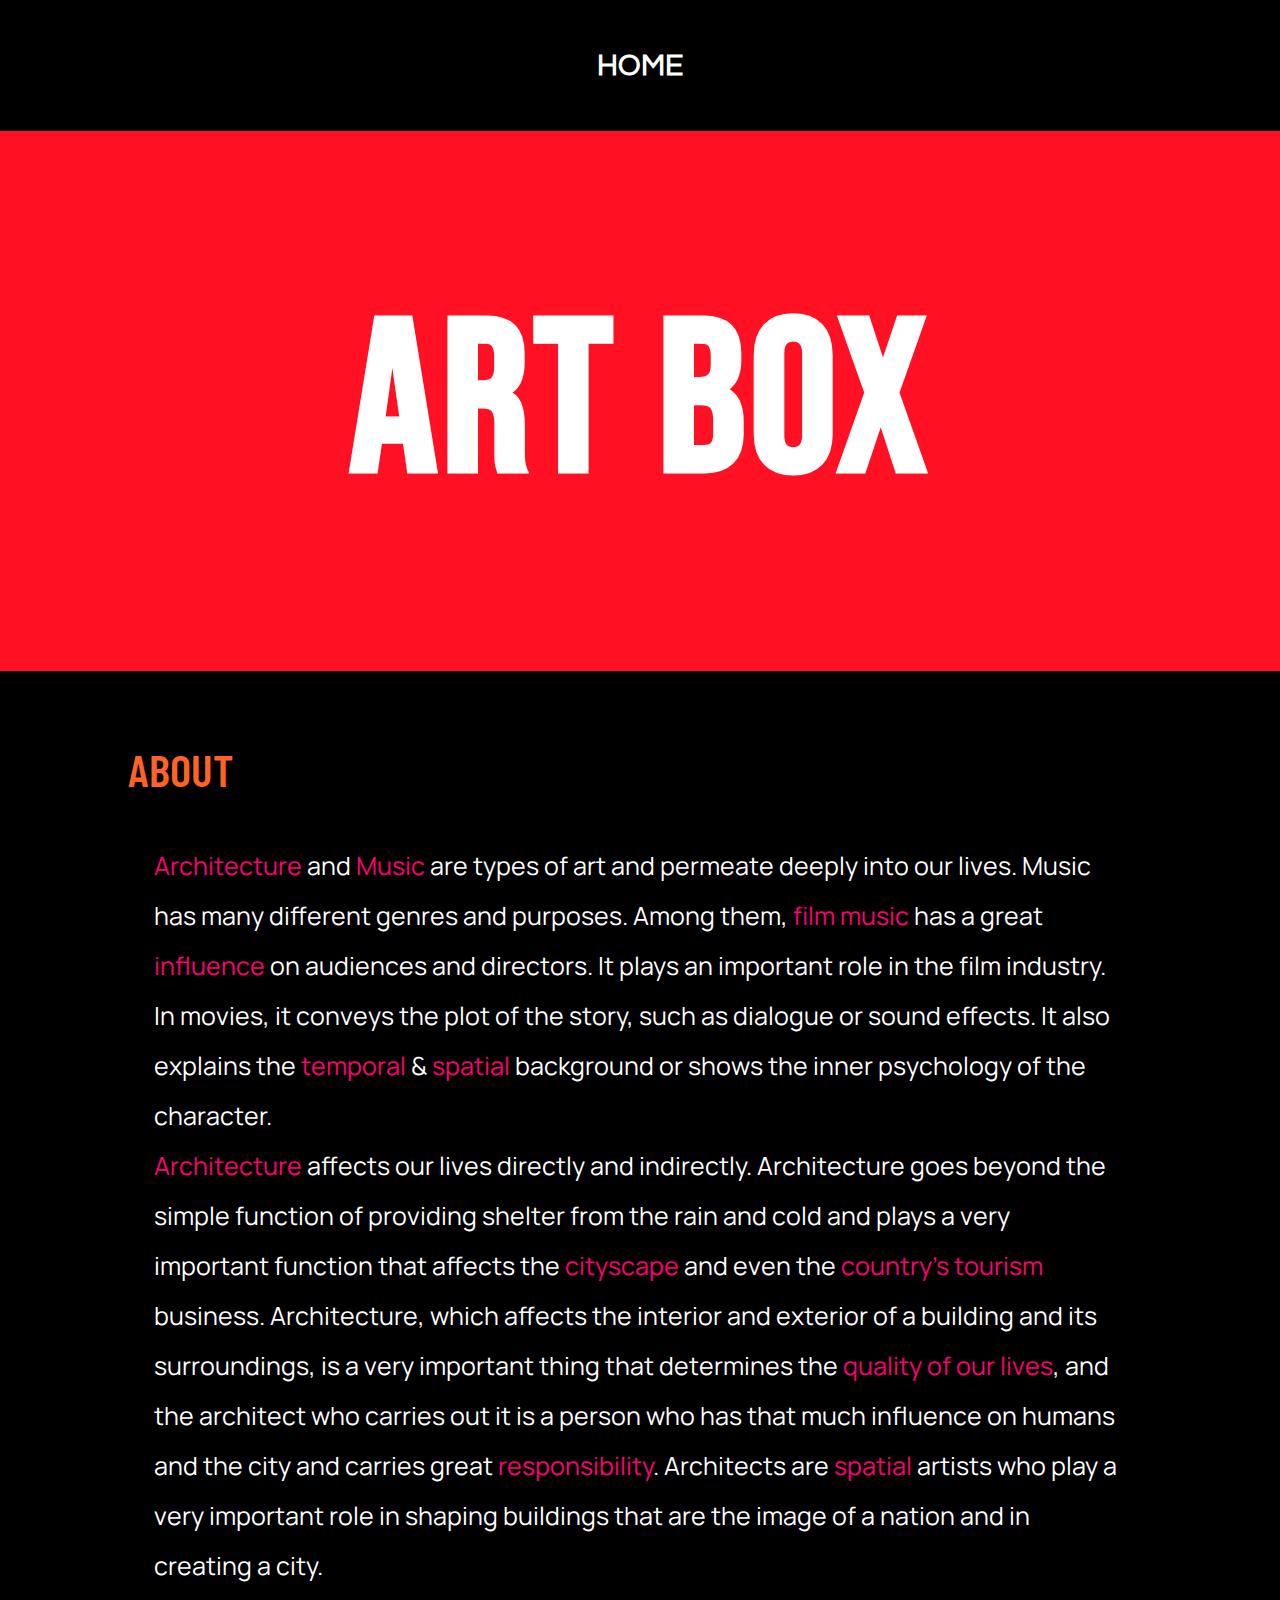
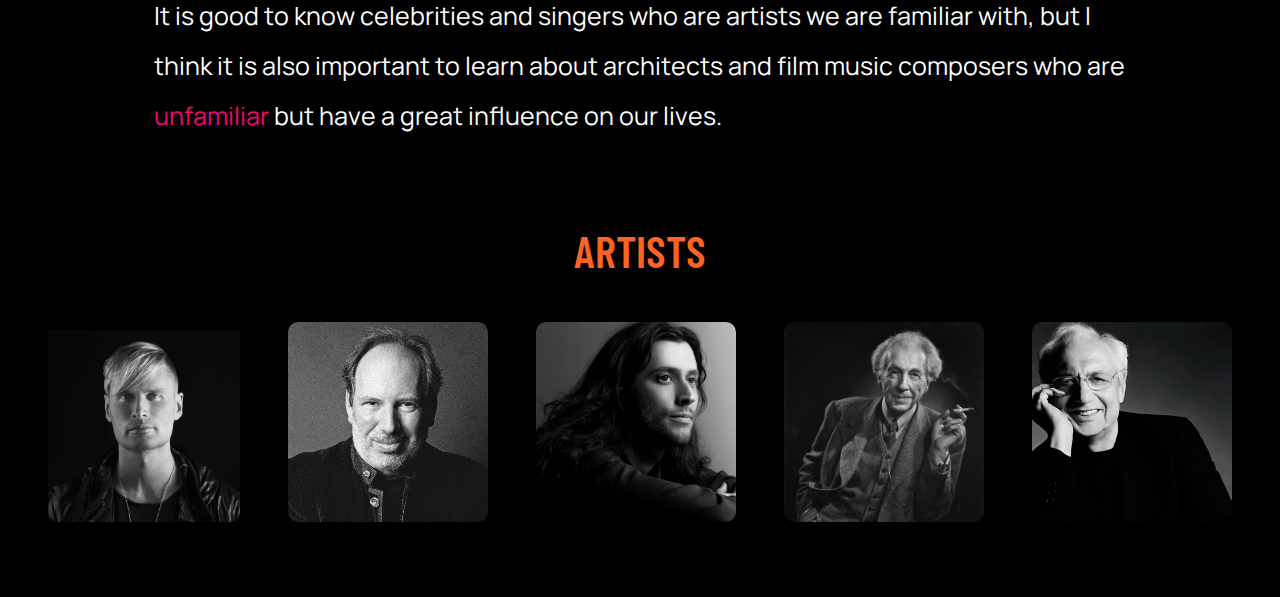
<file: index.html>
<!DOCTYPE html>
<html>
<head>
	<meta charset="utf-8">
	<meta name="viewport" content="width=device-width, initial-scale=1">
	<title>Junyoung's Midterm</title>
	<link rel="stylesheet" type="text/css" href="style.css">
</head>
<body>

	<div class="mainContainer">

		<div class="navBox">
			<div class="navMenu">
				<div class="navContainer"><a href=index.html>HOME</a></div>
			</div>	
		</div>

		<div class="heaDer">
			<h1>ART BOX</h1>
		</div>

		<div class="descripContainer">
			<div class="bio1">
				<p>ABOUT</p>
			</div>
			<div class="bio2">
				<p><span class="highLi1">Architecture</span> and <span class="highLi1">Music</span> are types of art and permeate deeply into our lives. Music has many different genres and purposes. Among them, <span class="highLi1">film music</span> has a great <span class="highLi1">influence</span> on audiences and directors. It plays an important role in the film industry. In movies, it conveys the plot of the story, such as dialogue or sound effects. It also explains the <span class="highLi1">temporal</span> & <span class="highLi1">spatial</span> background or shows the inner psychology of the character.<br>

				<span class="highLi1">Architecture</span> affects our lives directly and indirectly. Architecture goes beyond the simple function of providing shelter from the rain and cold and plays a very important function that affects the <span class="highLi1">cityscape</span> and even the <span class="highLi1">country's tourism</span> business. Architecture, which affects the interior and exterior of a building and its surroundings, is a very important thing that determines the <span class="highLi1">quality of our lives</span>, and the architect who carries out it is a person who has that much influence on humans and the city and carries great <span class="highLi1">responsibility</span>. Architects are <span class="highLi1">spatial</span> artists who play a very important role in shaping buildings that are the image of a nation and in creating a city.<br>

				It is good to know celebrities and singers who are artists we are familiar with, but I think it is also important to learn about architects and film music composers who are <span class="highLi1">unfamiliar</span> but have a great influence on our lives.</p>
			</div>
		</div>	

		<div class="artistName">
			<p>ARTISTS</p>
		</div>
		<div class="portContainer1">
			<div class="portImg">
				<img src="brian2.jpg">
				<div class="nameTag">
					<a href=brian.html><p>BRAIN TYLER</p></a>
				</div>
			</div>
			<div class="portImg">
				<img src="hans2.png">
				<div class="nameTag">
					<a href=hans.html><p>HANS ZIMMER</p></a>
				</div>
			</div>
			<div class="portImg">
				<img src="ludwig1.png">
				<div class="nameTag">
					<a href=ludwig.html><p>LUDWIG GÖRANSSON</p></a>
				</div>
			</div>
			<div class="portImg">
				<img src="lloyd1.png">
				<div class="nameTag">
					<a href=lloyd.html><p>FRANK LLOYD WRIGHT</p></a>
				</div>
			</div>
			<div class="portImg">
				<img src="Gehry1.png">
				<div class="nameTag">
					<a href=gehry.html><p>FRANK GEHRY</p></a>
				</div>
			</div>
			</div>
		</div>


	</div>

</body>
</html>
</file>
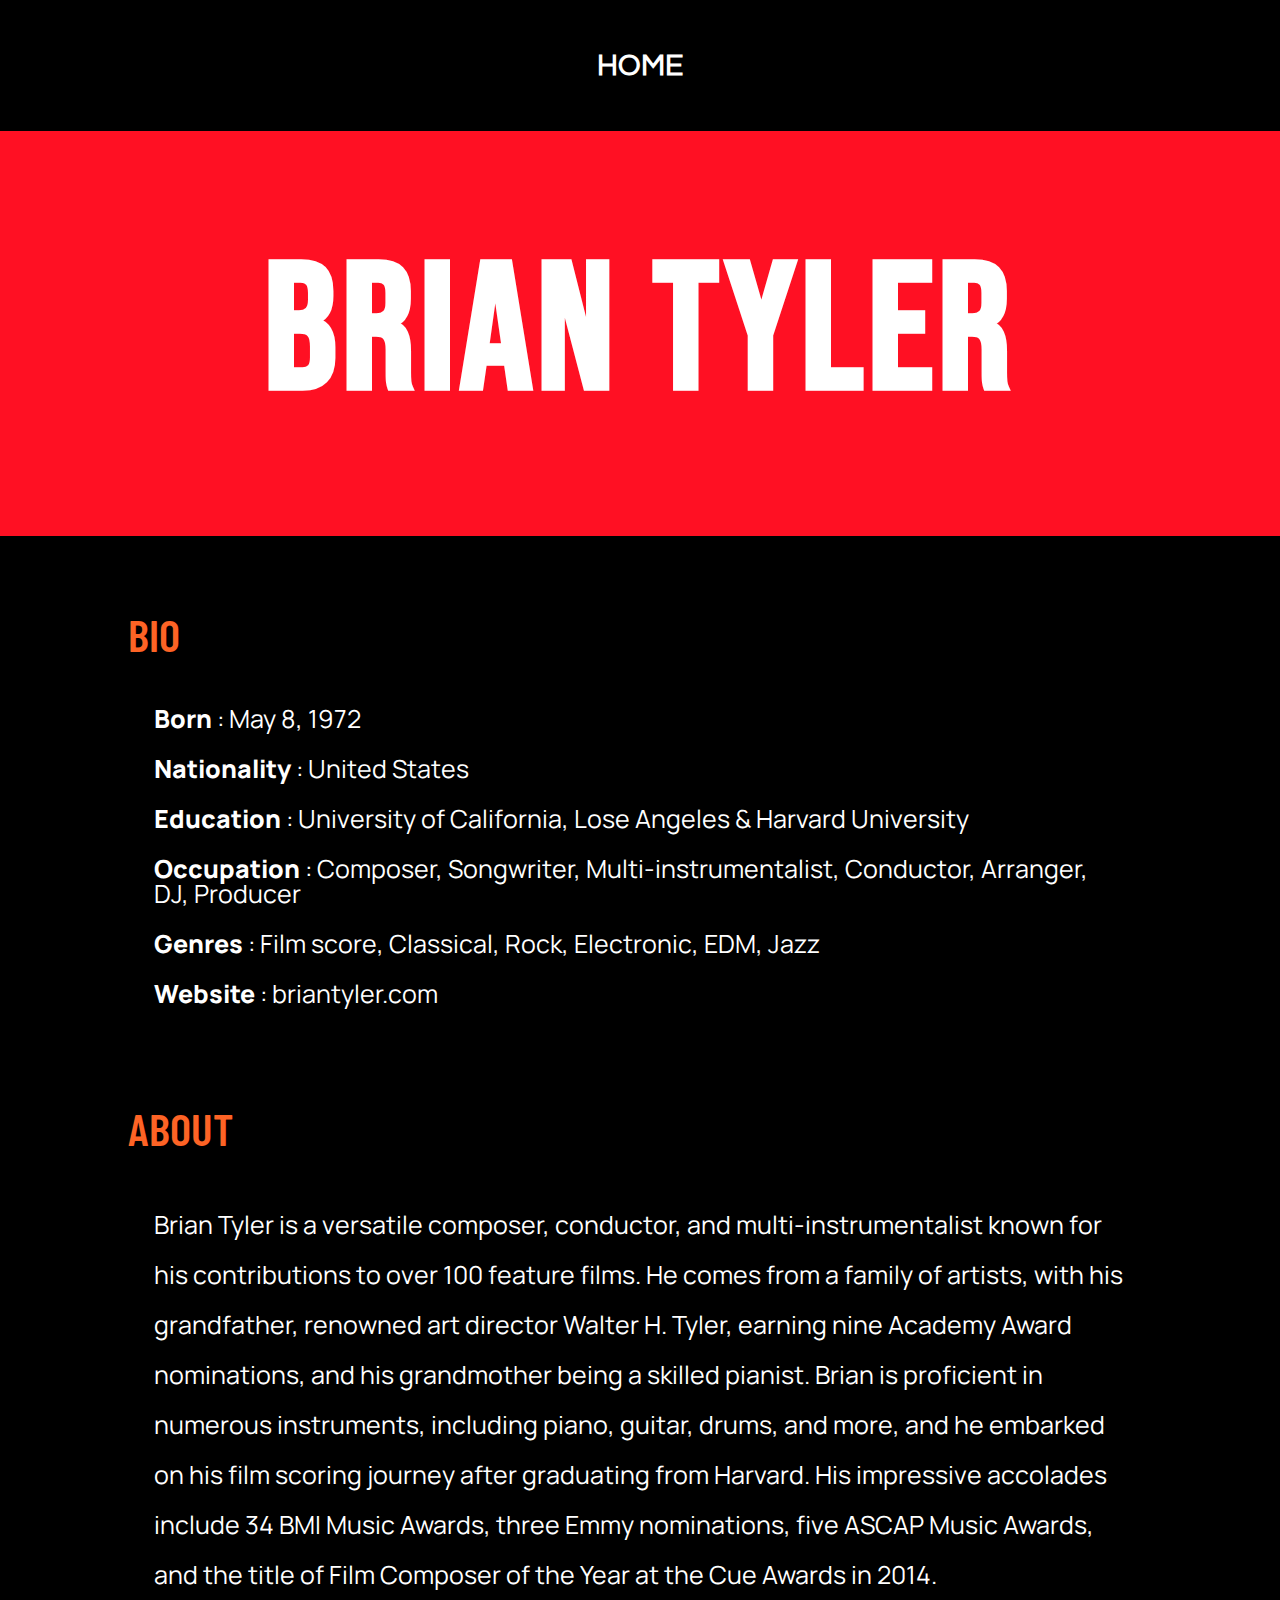
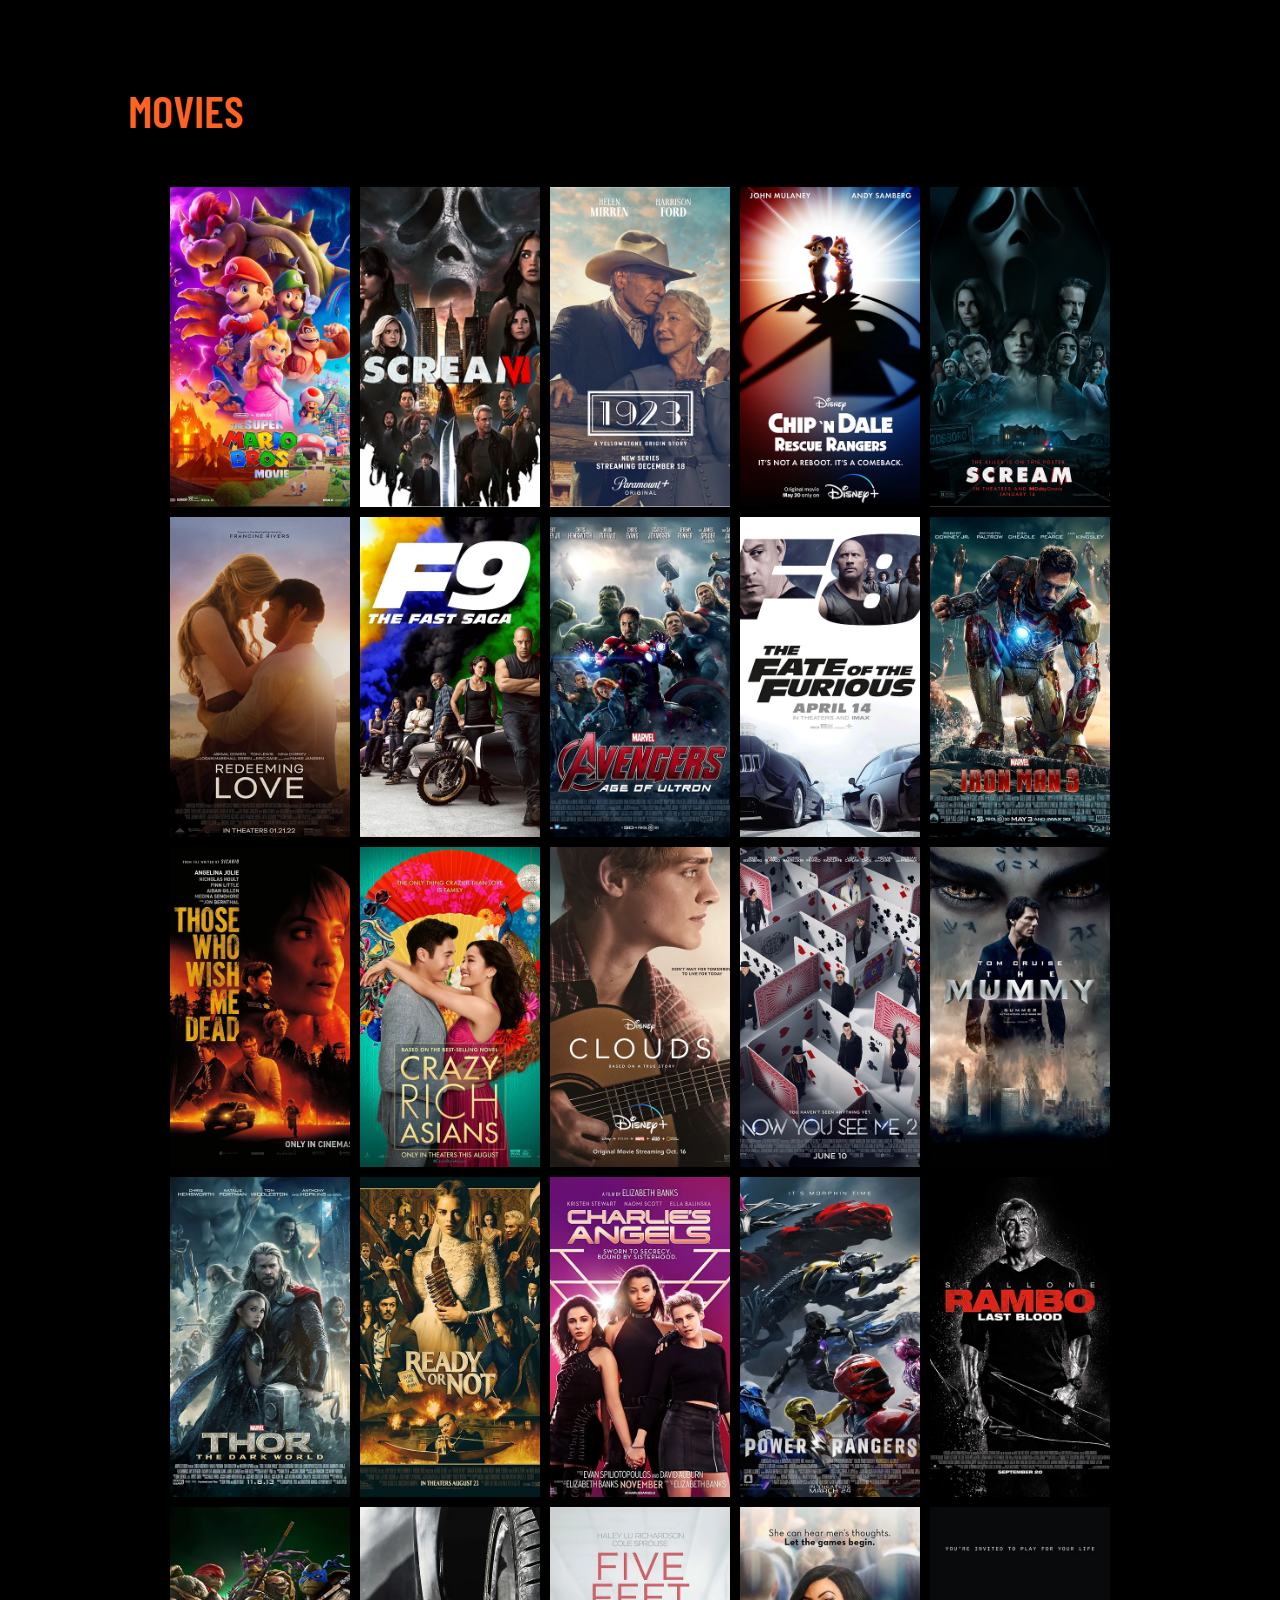
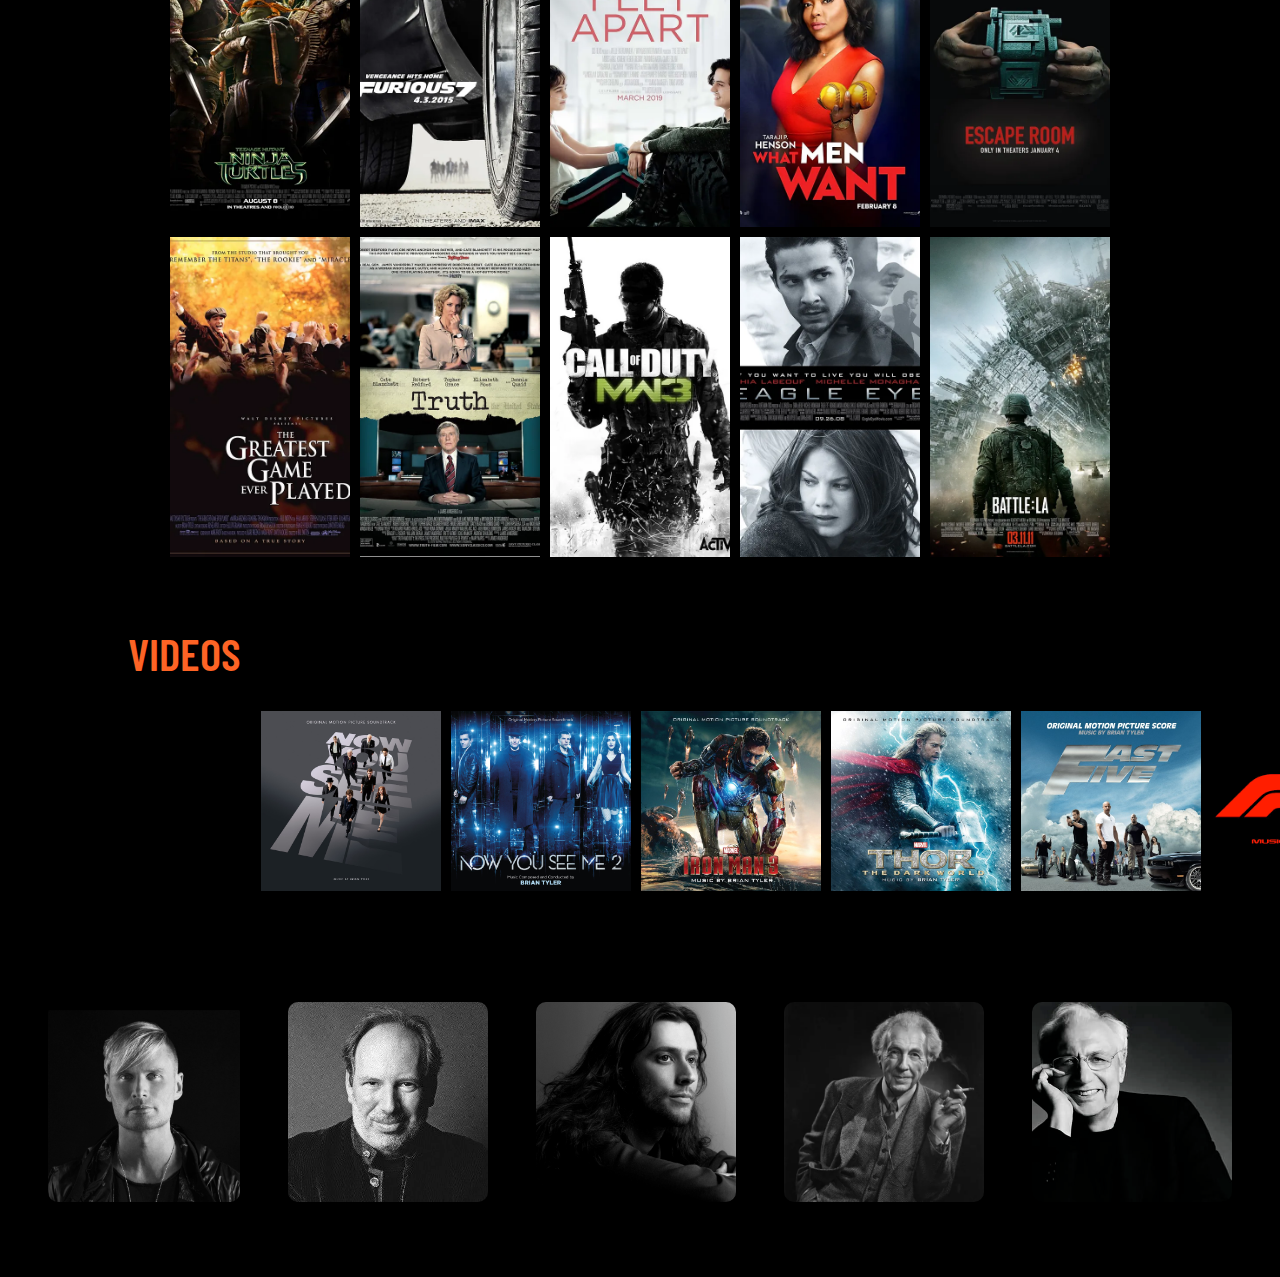
<file: brian.html>
<!DOCTYPE html>
<html>
<head>
	<meta charset="utf-8">
	<meta name="viewport" content="width=device-width, initial-scale=1">
	<title>Junyoung's Midterm</title>
	<link rel="stylesheet" type="text/css" href="style.css">
</head>
<body>

	<div class="mainContainer">

		<div class="navBox">
			<div class="navMenu">
				<div class="navContainer"><a href=index.html>HOME</a></div>
			</div>	
		</div>

		<div class="artName1">
			<h1>BRIAN TYLER</h1>
		</div>

		<div class="descripContainer">
			<div class="bio1">
				<p>BIO</p>
			</div>
			
			<div class="bio3">
				<p><span class="bioBold">Born</span> : May 8, 1972</p>
				<p><span class="bioBold">Nationality</span> : United States<p>
				<p><span class="bioBold">Education</span> : University of California, Lose Angeles & Harvard University</p>
				<p><span class="bioBold">Occupation</span> : Composer, Songwriter, Multi-instrumentalist, Conductor, Arranger, DJ, Producer</p>
				<p><span class="bioBold">Genres</span> : Film score, Classical, Rock, Electronic, EDM, Jazz</p>
				<p><span class="bioBold">Website</span> : <a href="https://www.briantyler.com/">briantyler.com</a></p>
			</div>

			<div class="bio1"><p>ABOUT</p></div>
			<div class="bio2"><p>Brian Tyler is a versatile composer, conductor, and multi-instrumentalist known for his contributions to over 100 feature films. He comes from a family of artists, with his grandfather, renowned art director Walter H. Tyler, earning nine Academy Award nominations, and his grandmother being a skilled pianist. Brian is proficient in numerous instruments, including piano, guitar, drums, and more, and he embarked on his film scoring journey after graduating from Harvard. His impressive accolades include 34 BMI Music Awards, three Emmy nominations, five ASCAP Music Awards, and the title of Film Composer of the Year at the Cue Awards in 2014.</p></div>
			<div class="bio1"><p>MOVIES</p></div>
			<div class="movContainer">
				<div class="movPhoto">
					<img src="25.webp">
					<img src="26.webp">
					<img src="27.webp">
					<img src="28.webp">
					<img src="29.webp">
				</div>
				<div class="movPhoto">
					<img src="30.webp">
					<img src="31.webp">
					<img src="21.webp">
					<img src="22.webp">
					<img src="23.webp">
				</div>
				<div class="movPhoto">
					<img src="24.webp">
					<img src="11.webp">
					<img src="12.webp">
					<img src="13.webp">
					<img src="14.webp">
				</div>
				<div class="movPhoto">
					<img src="15.webp">
					<img src="16.webp">
					<img src="17.webp">
					<img src="18.webp">
					<img src="19.webp">
				</div>
				<div class="movPhoto">
					<img src="20.webp">
					<img src="1.webp">
					<img src="2.webp">
					<img src="3.webp">
					<img src="4.webp">
				</div>
				<div class="movPhoto">
					<img src="5.webp">
					<img src="7.webp">
					<img src="8.webp">
					<img src="9.webp">
					<img src="10.webp">
				</div>				
			</div>

			<div class="bio1">VIDEOS</div>
			<div class="videoContainer">
				<div class="videoPhoto">
				<a href="https://www.youtube.com/watch?v=ei4eH-aYiRo"><img src="now1.jpg"></a>
				</div>
				<div class="videoPhoto">
				<a href="https://www.youtube.com/watch?v=gFE0YNgo08M"><img src="now.jpg"></a>
				</div>
				<div class="videoPhoto">
				<a href="https://www.youtube.com/watch?v=wL6jh9thk8Q"><img src="iron.jpg"></a>
				</div>
				<div class="videoPhoto">
				<a href="https://www.youtube.com/watch?v=hYgKv4ZxaCM"><img src="thor.jpg"></a>
				</div>
				<div class="videoPhoto">
				<a href="https://www.youtube.com/watch?v=zLdFNLH-xQM"><img src="fast.jpg"></a>
				</div>
				<div class="videoPhoto">
				<a href="https://www.youtube.com/watch?v=8AYy-BcjRXg"><img src="f1.png"></a>
				</div>

			</div>
		</div>

		<div class="portContainer">
			<div class="portImg">
				<img src="brian2.jpg">
				<div class="nameTag">
					<a href=brian.html><p>BRAIN TYLER</p></a>
				</div>
			</div>
			<div class="portImg">
				<img src="hans2.png">
				<div class="nameTag">
					<a href=hans.html><p>HANS ZIMMER</p></a>
				</div>
			</div>
			<div class="portImg">
				<img src="ludwig1.png">
				<div class="nameTag">
					<a href=ludwig.html><p>LUDWIG GÖRANSSON</p></a>
				</div>
			</div>
			<div class="portImg">
				<img src="lloyd1.png">
				<div class="nameTag">
					<a href=lloyd.html><p>FRANK LLOYD WRIGHT</p></a>
				</div>
			</div>
			<div class="portImg">
				<img src="Gehry1.png">
				<div class="nameTag">
					<a href=gehry.html><p>FRANK GEHRY</p></a>
				</div>
			</div>
		</div>
	</div>

</body>
</html>
</file>
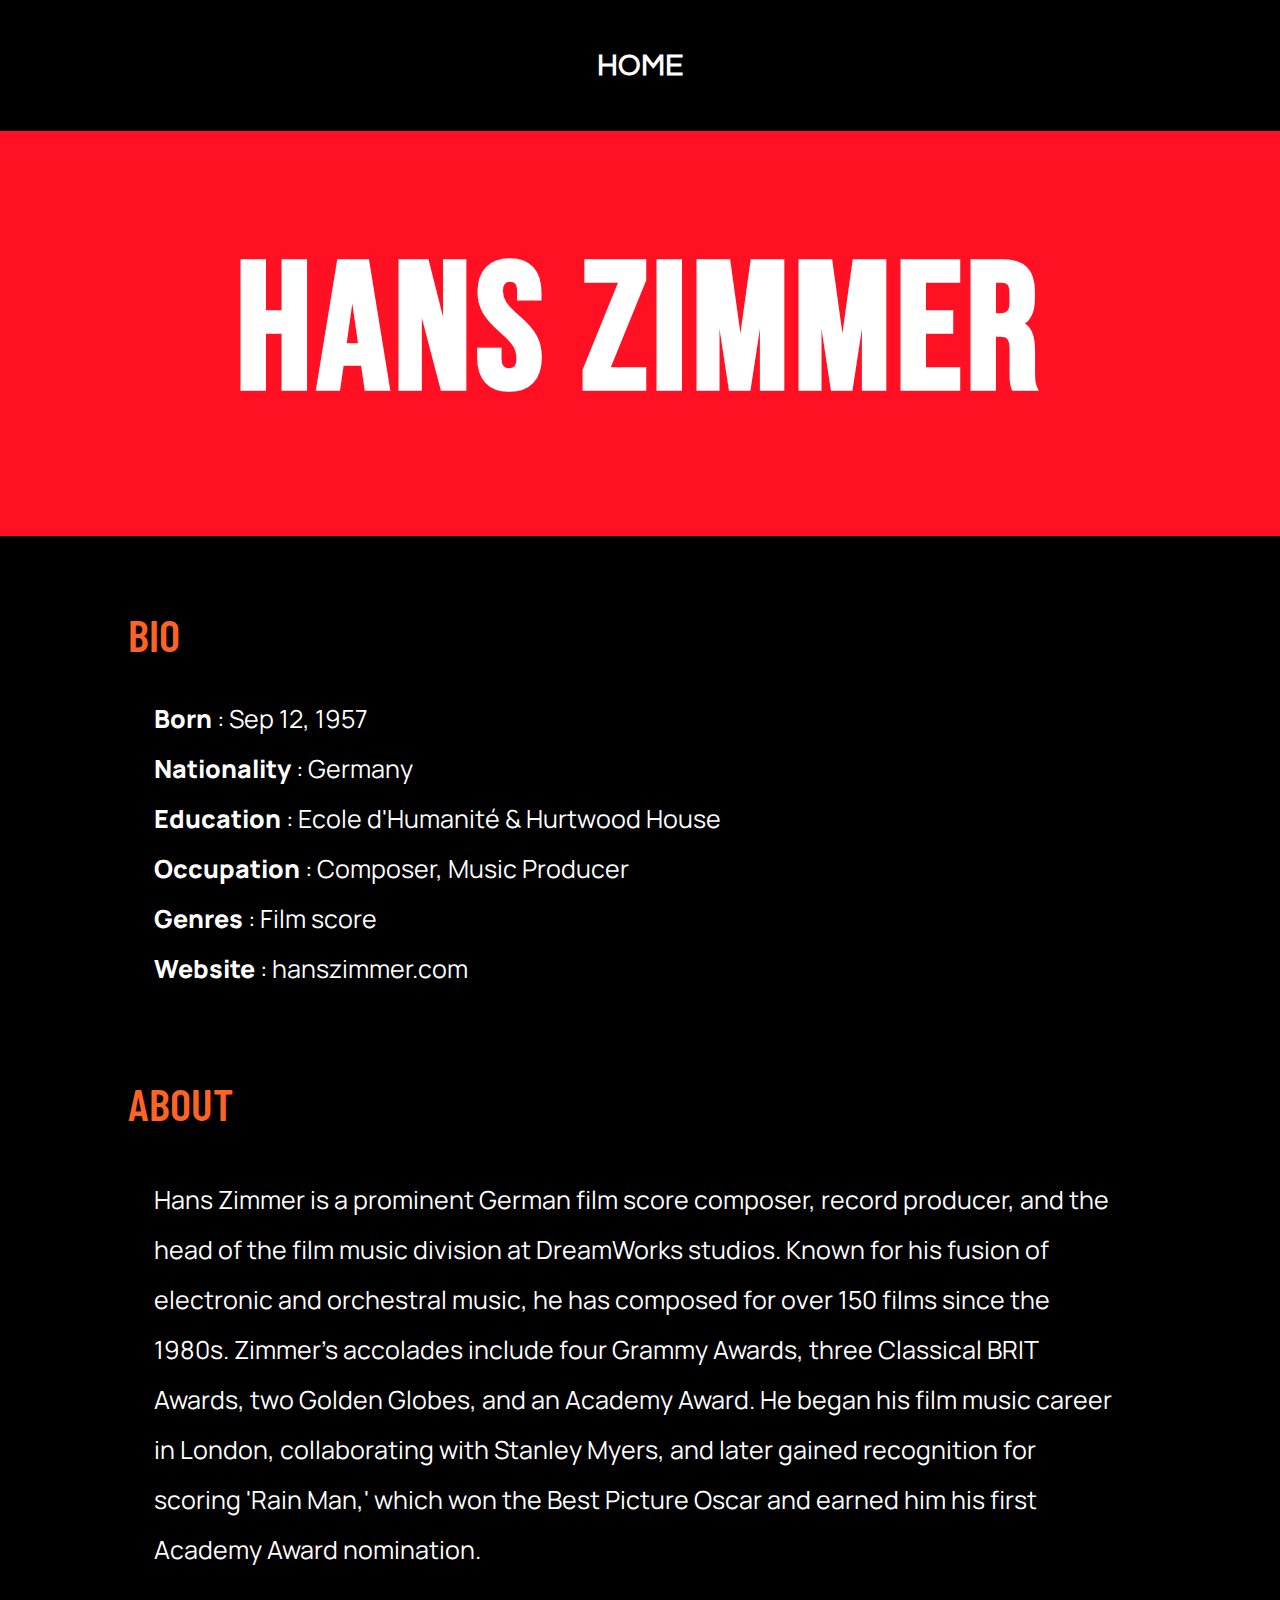
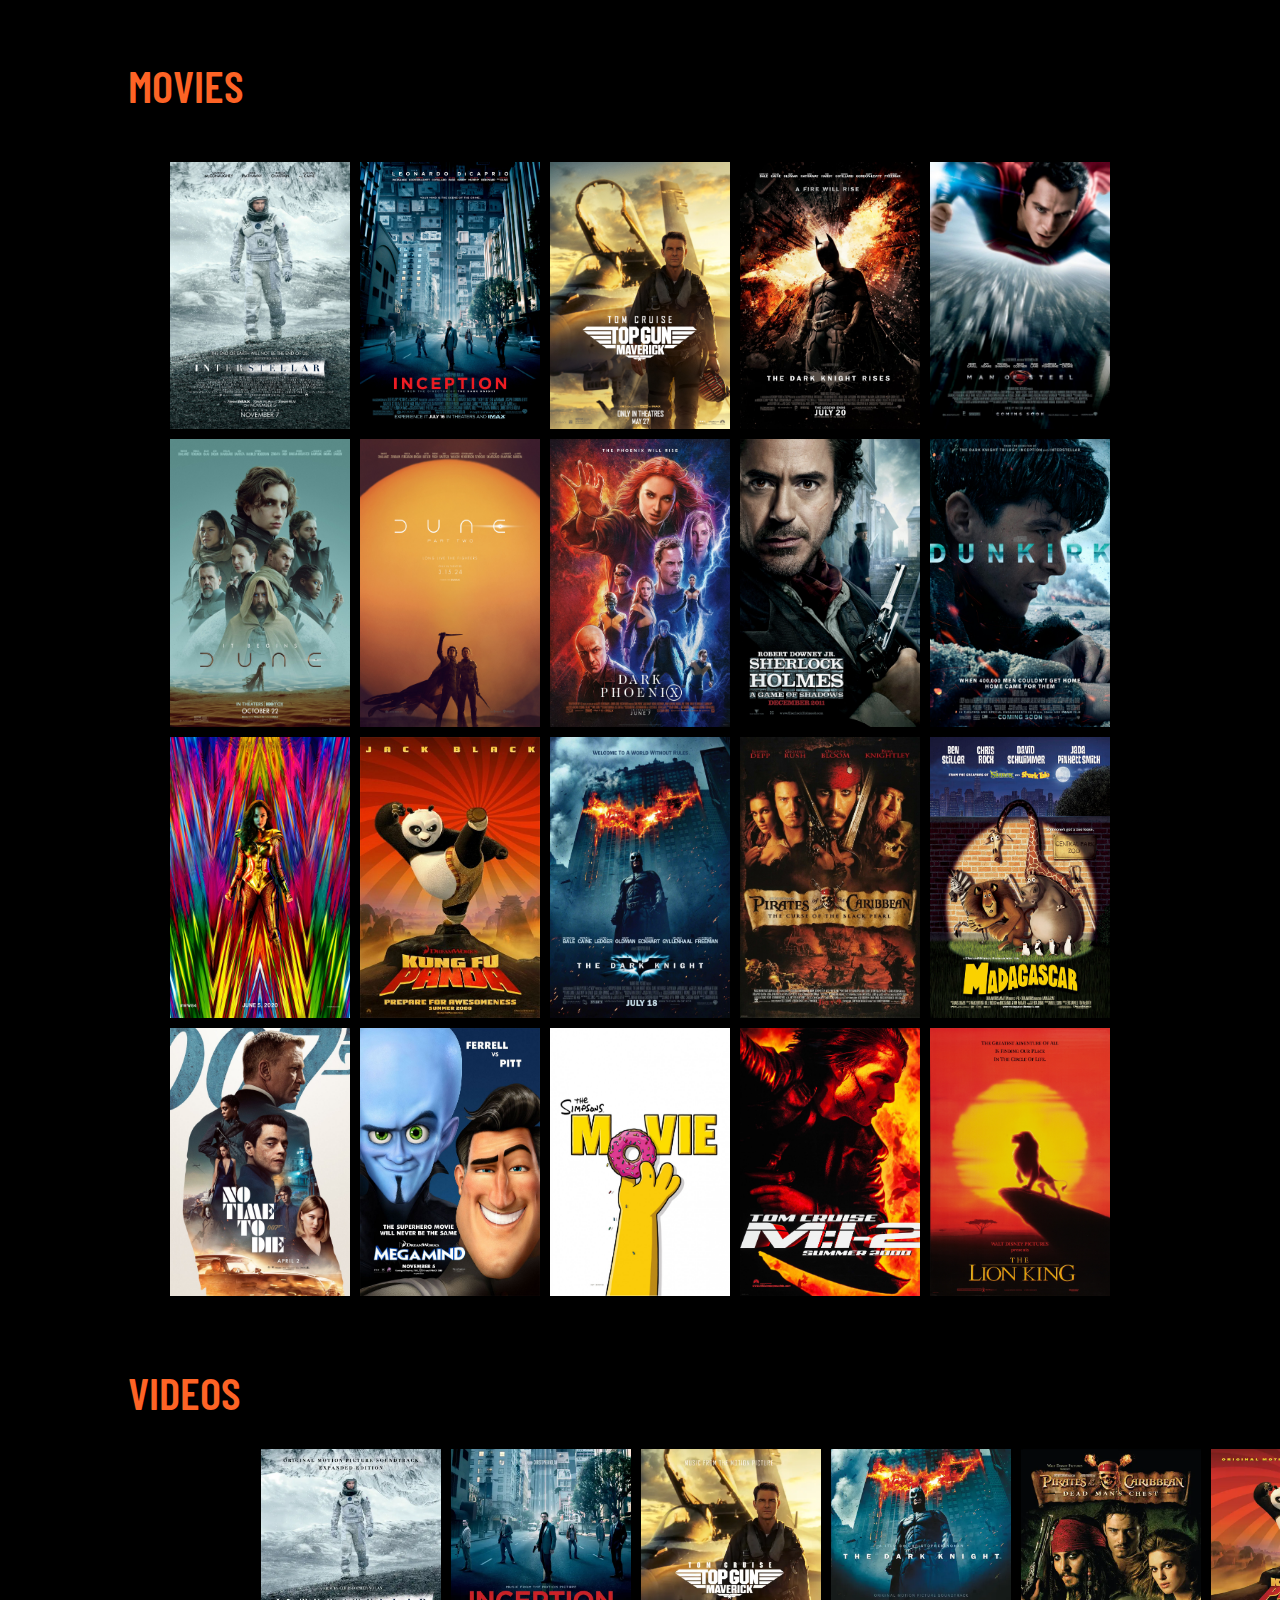
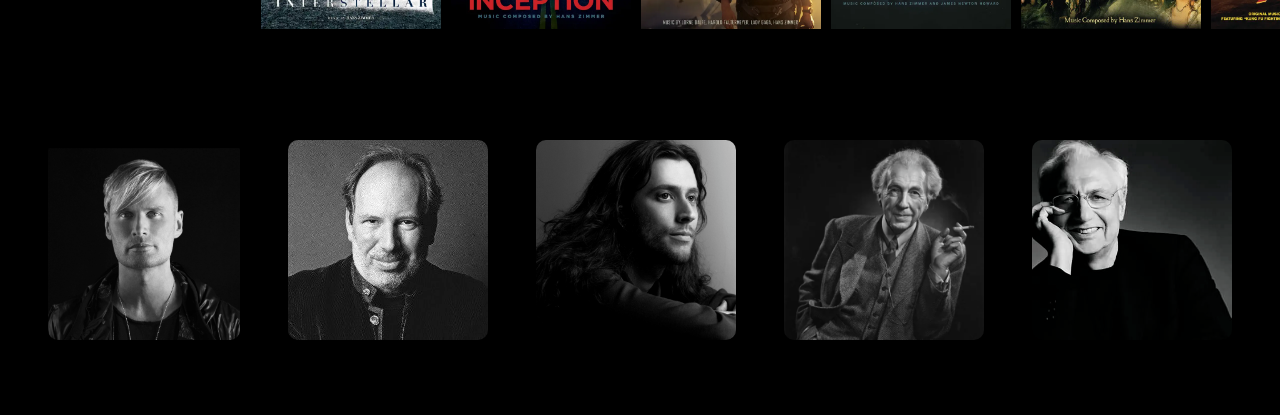
<file: hans.html>
<!DOCTYPE html>
<html>
<head>
	<meta charset="utf-8">
	<meta name="viewport" content="width=device-width, initial-scale=1">
	<title>Junyoung's Midterm</title>
	<link rel="stylesheet" type="text/css" href="style.css">
</head>
<body>

	<div class="mainContainer">

		<div class="navBox">
			<div class="navMenu">
				<div class="navContainer"><a href=index.html>HOME</a></div>
			</div>	
		</div>

		<div class="artName3">
			<h1>HANS ZIMMER</h1>
		</div>
		<div class="descripContainer">
			<div class="bio1"><p>BIO</p></div>
			<div class="bio3">
				<p><span class="bioBold">Born</span> : Sep 12, 1957</p>
				<p><span class="bioBold">Nationality</span> : Germany<p>
				<p><span class="bioBold">Education</span> : Ecole d'Humanité & Hurtwood House</p>
				<p><span class="bioBold">Occupation</span> : Composer, Music Producer</p>
				<p><span class="bioBold">Genres</span> : Film score</p>
				<p><span class="bioBold">Website</span> : <a href="http://hanszimmer.com/">hanszimmer.com</a></p>
			</div>			
			<div class="bio1"><p>ABOUT</p></div>
			<div class="bio2"><p>Hans Zimmer is a prominent German film score composer, record producer, and the head of the film music division at DreamWorks studios. Known for his fusion of electronic and orchestral music, he has composed for over 150 films since the 1980s. Zimmer's accolades include four Grammy Awards, three Classical BRIT Awards, two Golden Globes, and an Academy Award. He began his film music career in London, collaborating with Stanley Myers, and later gained recognition for scoring 'Rain Man,' which won the Best Picture Oscar and earned him his first Academy Award nomination.</p>

			</div>
			<div class="bio1"><p>MOVIES</p></div>
			<div class="movContainer">
				<div class="movPhoto">
					<img src="interstellar_ver2_xlg.jpg">
					<img src="inception_ver3_xlg.jpg">
					<img src="top_gun_maverick_ver3_xlg.jpg">
					<img src="dark_knight_rises_ver3_xlg.jpg">
					<img src="man_of_steel_ver3_xlg.jpg">
				</div>
				<div class="movPhoto">
					<img src="dune_ver16_xlg.jpg">
					<img src="dune_part_two_xlg.jpg">
					<img src="dark_phoenix_ver18_xlg.jpg">
					<img src="sherlock_holmes_a_game_of_shadows_xlg.jpg">
					<img src="dunkirk_ver2_xlg.jpg">
				</div>
				<div class="movPhoto">
					<img src="wonder_woman_nineteen_eighty_four_xlg.jpg">
					<img src="kung_fu_panda.jpg">
					<img src="dark_knight_ver5_xlg.jpg">
					<img src="pirates_of_the_caribbean_ver3_xlg.jpg">
					<img src="madagascar_ver7.jpg">
				</div>	
				<div class="movPhoto">
					<img src="no_time_to_die_ver17_xlg.jpg">
					<img src="megamind_ver2_xlg.jpg">
					<img src="simpsons_movie_xlg.jpg">
					<img src="mission_impossible_two_ver1_xlg.jpg">
					<img src="lion_king_ver3_xlg.jpg">
				</div>	
			
			</div>

			<div class="bio1">VIDEOS</div>
			<div class="videoContainer">
				<div class="videoPhoto">
				<a href="https://www.youtube.com/watch?v=Ctykf8qh288"><img src="592x592bb-8.webp"></a>
				</div>
				<div class="videoPhoto">
				<a href="https://www.youtube.com/watch?v=va1oiojnGrA"><img src="592x592bb-9.webp"></a>
				</div>
				<div class="videoPhoto">
				<a href="https://www.youtube.com/watch?v=5zq7ujKwuRY"><img src="592x592bb-7.webp"></a>
				</div>
				<div class="videoPhoto">
				<a href="https://www.youtube.com/watch?v=94TAFSMdkvk"><img src="592x592bb-6.webp"></a>
				</div>
				<div class="videoPhoto">
				<a href="https://www.youtube.com/watch?v=C0_sN4QwgSA"><img src="592x592bf.webp"></a>
				</div>
				<div class="videoPhoto">
				<a href="https://www.youtube.com/watch?v=KtMnDmuhKQs"><img src="592x592bb-5.webp"></a>
				</div>
			</div>
		</div>

		<div class="portContainer">
			<div class="portImg">
				<img src="brian2.jpg">
				<div class="nameTag">
					<a href=brian.html><p>BRAIN TYLER</p></a>
				</div>
			</div>
			<div class="portImg">
				<img src="hans2.png">
				<div class="nameTag">
					<a href=hans.html><p>HANS ZIMMER</p></a>
				</div>
			</div>
			<div class="portImg">
				<img src="ludwig1.png">
				<div class="nameTag">
					<a href=ludwig.html><p>LUDWIG GÖRANSSON</p></a>
				</div>
			</div>
			<div class="portImg">
				<img src="lloyd1.png">
				<div class="nameTag">
					<a href=lloyd.html><p>FRANK LLOYD WRIGHT</p></a>
				</div>
			</div>
			<div class="portImg">
				<img src="Gehry1.png">
				<div class="nameTag">
					<a href=gehry.html><p>FRANK GEHRY</p></a>
				</div>
			</div>
		</div>
	</div>

</body>
</html>
</file>
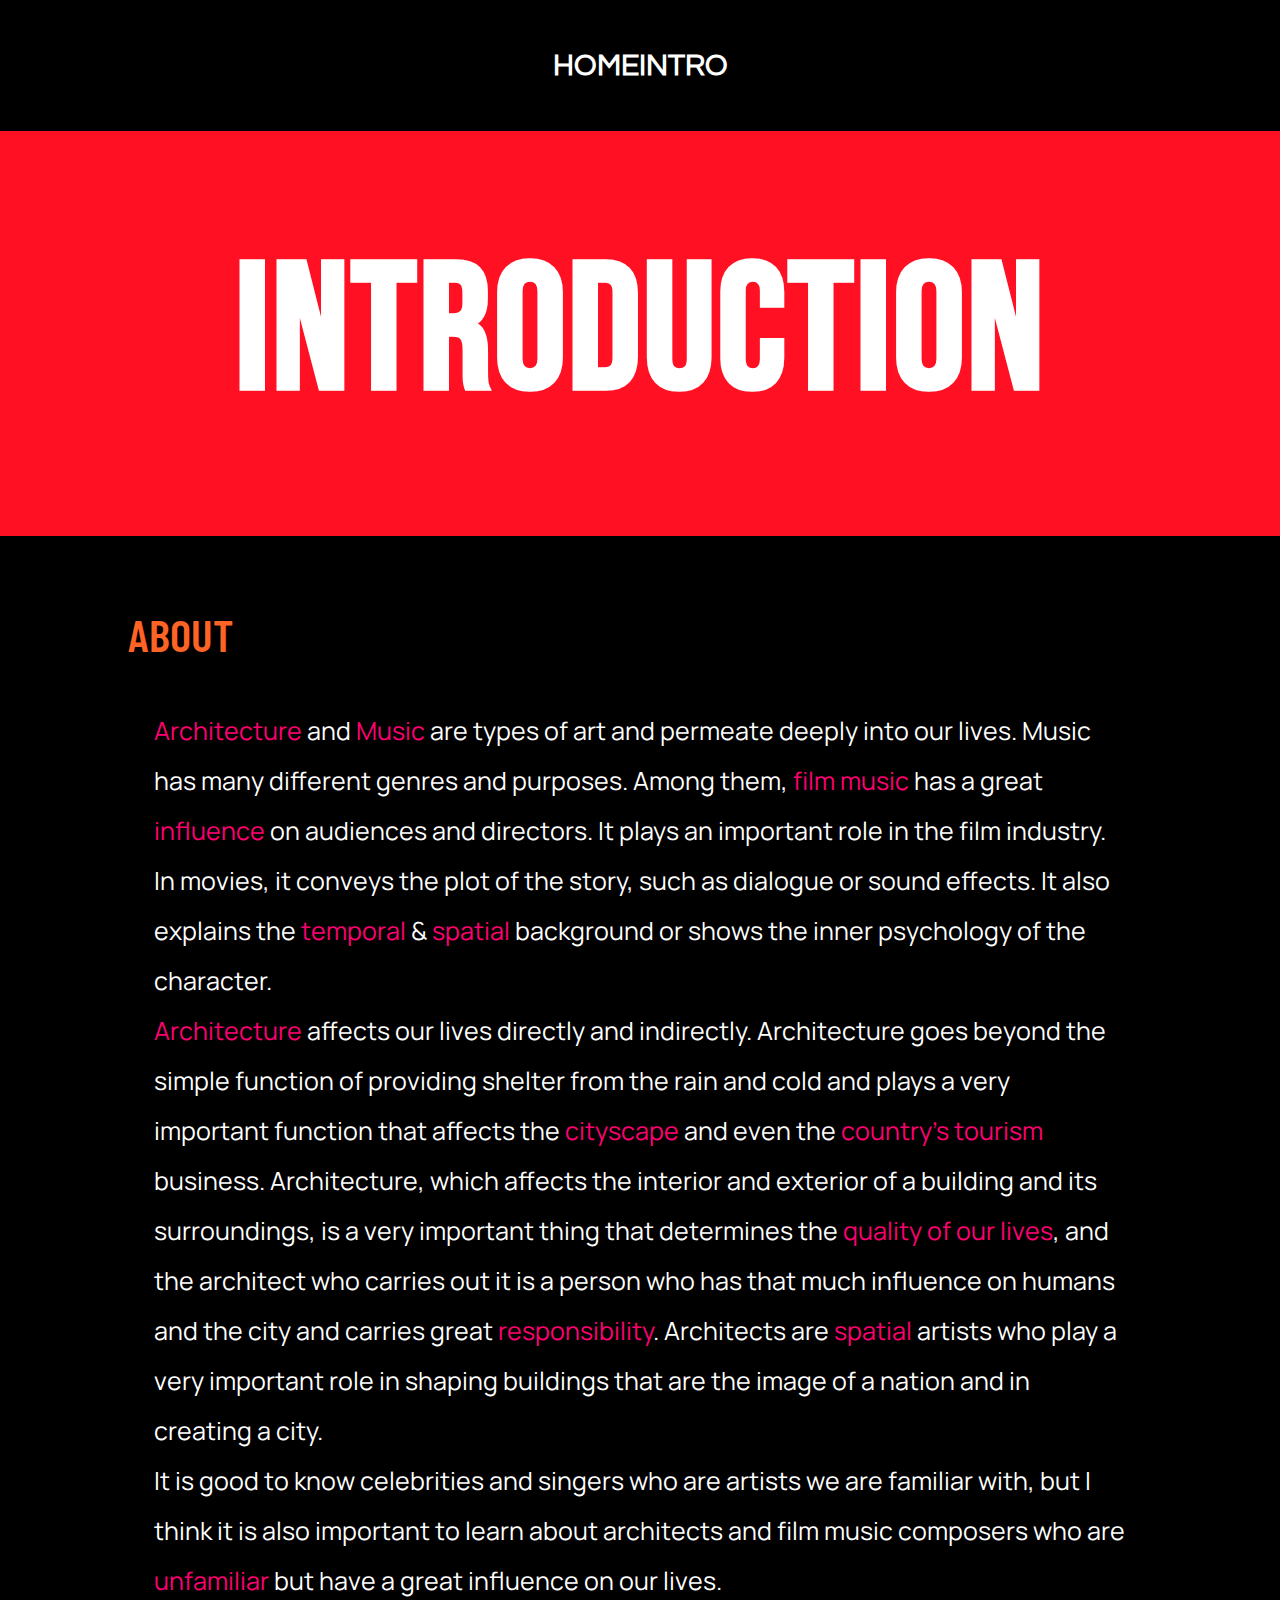
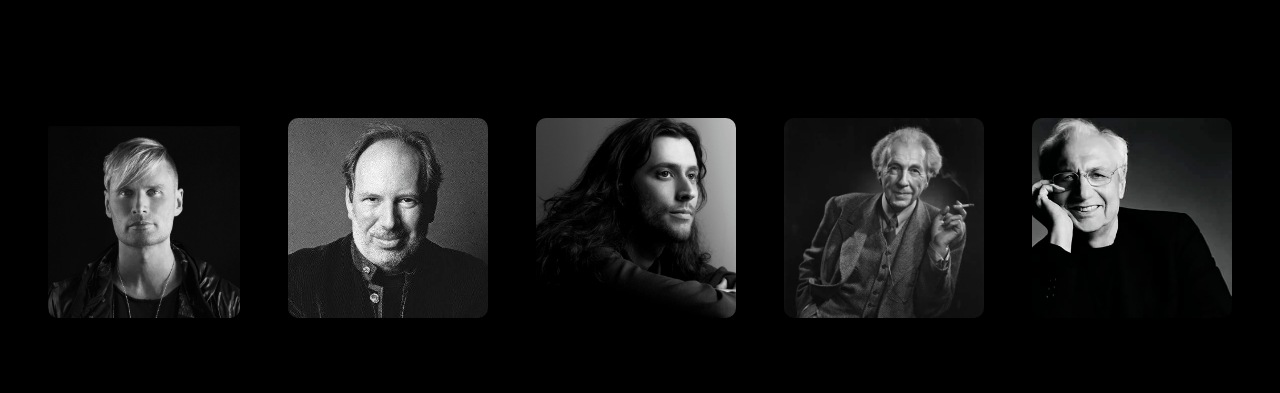
<file: intro.html>
<!DOCTYPE html>
<html>
<head>
	<meta charset="utf-8">
	<meta name="viewport" content="width=device-width, initial-scale=1">
	<title>Junyoung's Midterm</title>
	<link rel="stylesheet" type="text/css" href="style.css">
</head>
<body>

	<div class="mainContainer">

		<div class="navBox">
			<div class="navMenu">
				<div class="navContainer"><a href=index.html>HOME</a></div>
				<div class="navContainer"><a href=intro.html>INTRO</a></div>
			</div>	
		</div>

		<div class="introPart">
			<h1>INTRODUCTION</h1>
		</div>

		<div class="descripContainer">

			<div class="bio1">
				<p>ABOUT</p>
			</div>
			
			<div class="bio2">
				<p><span class="highLi1">Architecture</span> and <span class="highLi1">Music</span> are types of art and permeate deeply into our lives. Music has many different genres and purposes. Among them, <span class="highLi1">film music</span> has a great <span class="highLi1">influence</span> on audiences and directors. It plays an important role in the film industry. In movies, it conveys the plot of the story, such as dialogue or sound effects. It also explains the <span class="highLi1">temporal</span> & <span class="highLi1">spatial</span> background or shows the inner psychology of the character.<br>

				<span class="highLi1">Architecture</span> affects our lives directly and indirectly. Architecture goes beyond the simple function of providing shelter from the rain and cold and plays a very important function that affects the <span class="highLi1">cityscape</span> and even the <span class="highLi1">country's tourism</span> business. Architecture, which affects the interior and exterior of a building and its surroundings, is a very important thing that determines the <span class="highLi1">quality of our lives</span>, and the architect who carries out it is a person who has that much influence on humans and the city and carries great <span class="highLi1">responsibility</span>. Architects are <span class="highLi1">spatial</span> artists who play a very important role in shaping buildings that are the image of a nation and in creating a city.<br>

				It is good to know celebrities and singers who are artists we are familiar with, but I think it is also important to learn about architects and film music composers who are <span class="highLi1">unfamiliar</span> but have a great influence on our lives.</p>
			</div>
		</div>

		<div class="portContainer">
			<div class="portImg">
				<img src="brian2.jpg">
				<div class="nameTag">
					<a href=brian.html><p>BRAIN TYLER</p></a>
				</div>
			</div>
			<div class="portImg">
				<img src="hans2.png">
				<div class="nameTag">
					<a href=hans.html><p>HANS ZIMMER</p></a>
				</div>
			</div>
			<div class="portImg">
				<img src="ludwig1.png">
				<div class="nameTag">
					<a href=ludwig.html><p>LUDWIG GÖRANSSON</p></a>
				</div>
			</div>
			<div class="portImg">
				<img src="lloyd1.png">
				<div class="nameTag">
					<a href=lloyd.html><p>FRANK LLOYD WRIGHT</p></a>
				</div>
			</div>
			<div class="portImg">
				<img src="Gehry1.png">
				<div class="nameTag">
					<a href=gehry.html><p>FRANK GEHRY</p></a>
				</div>
			</div>
		</div>
	</div>

</body>
</html>
</file>
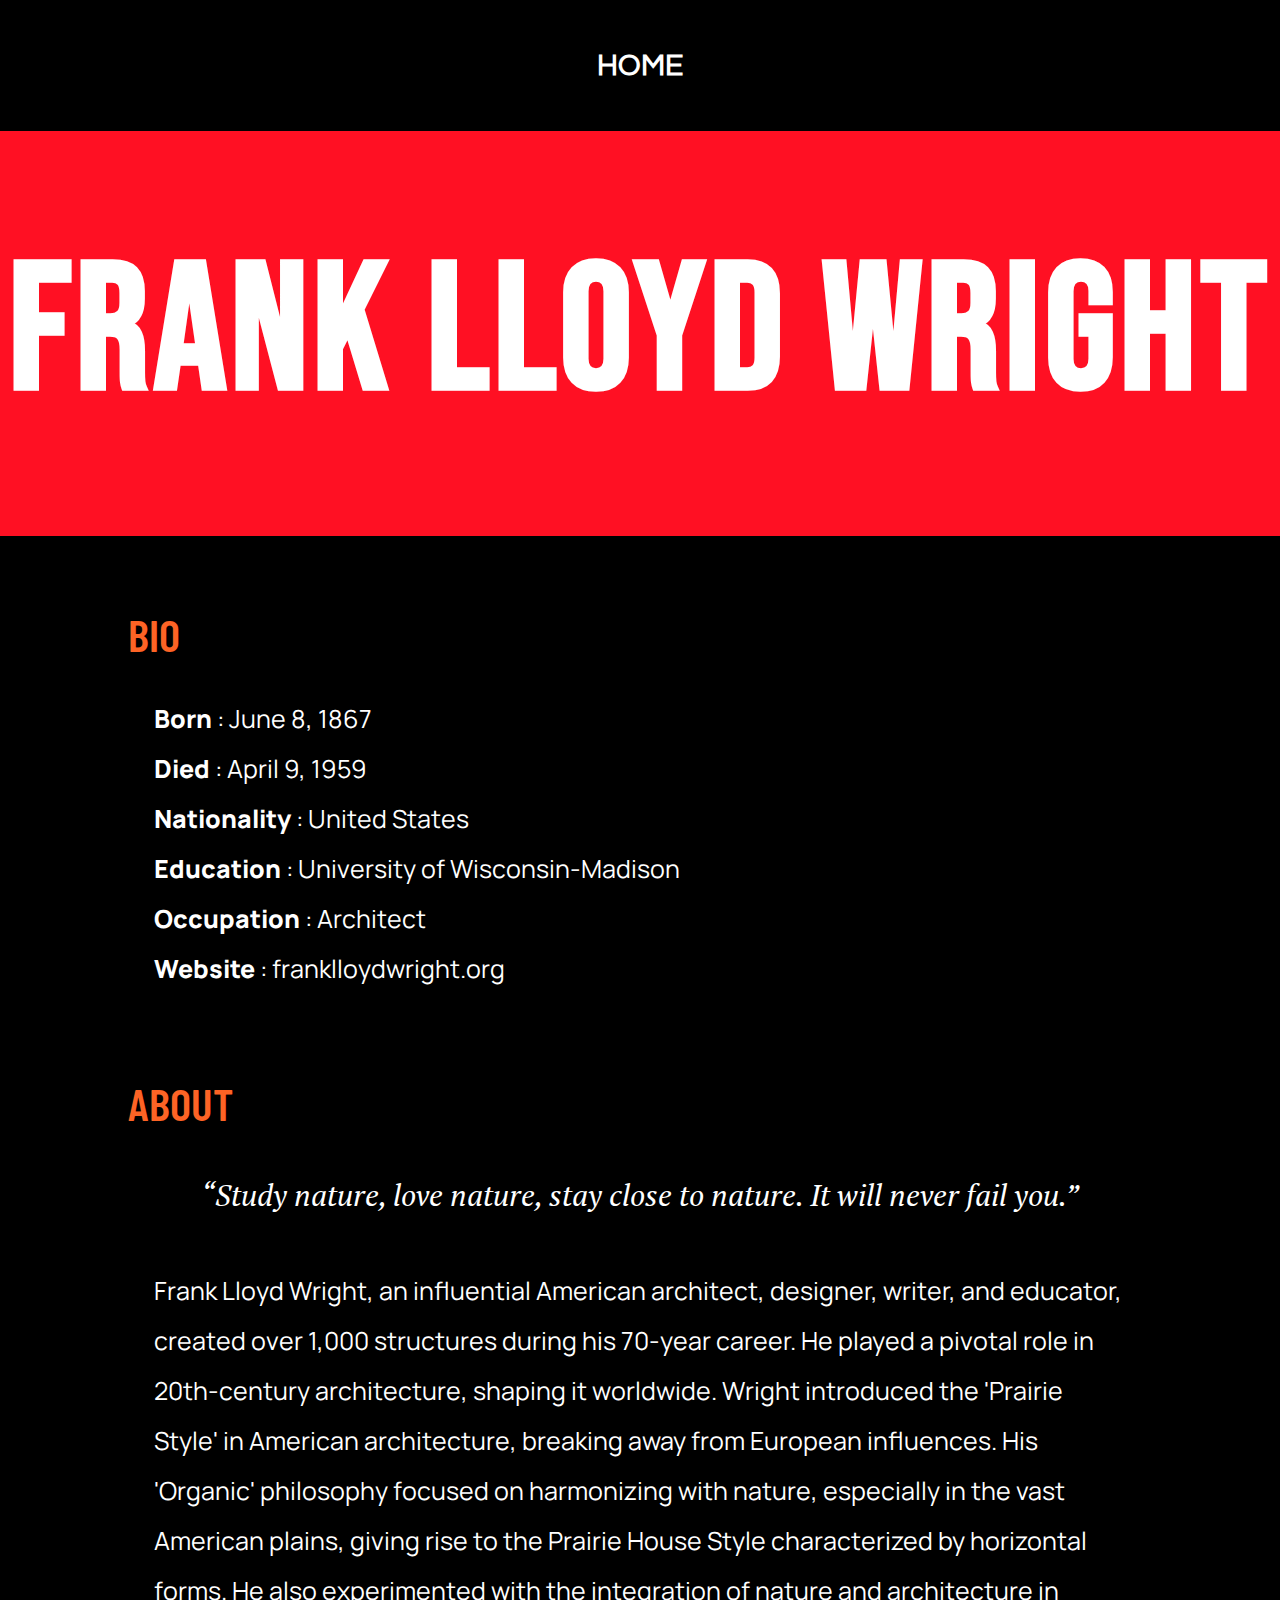
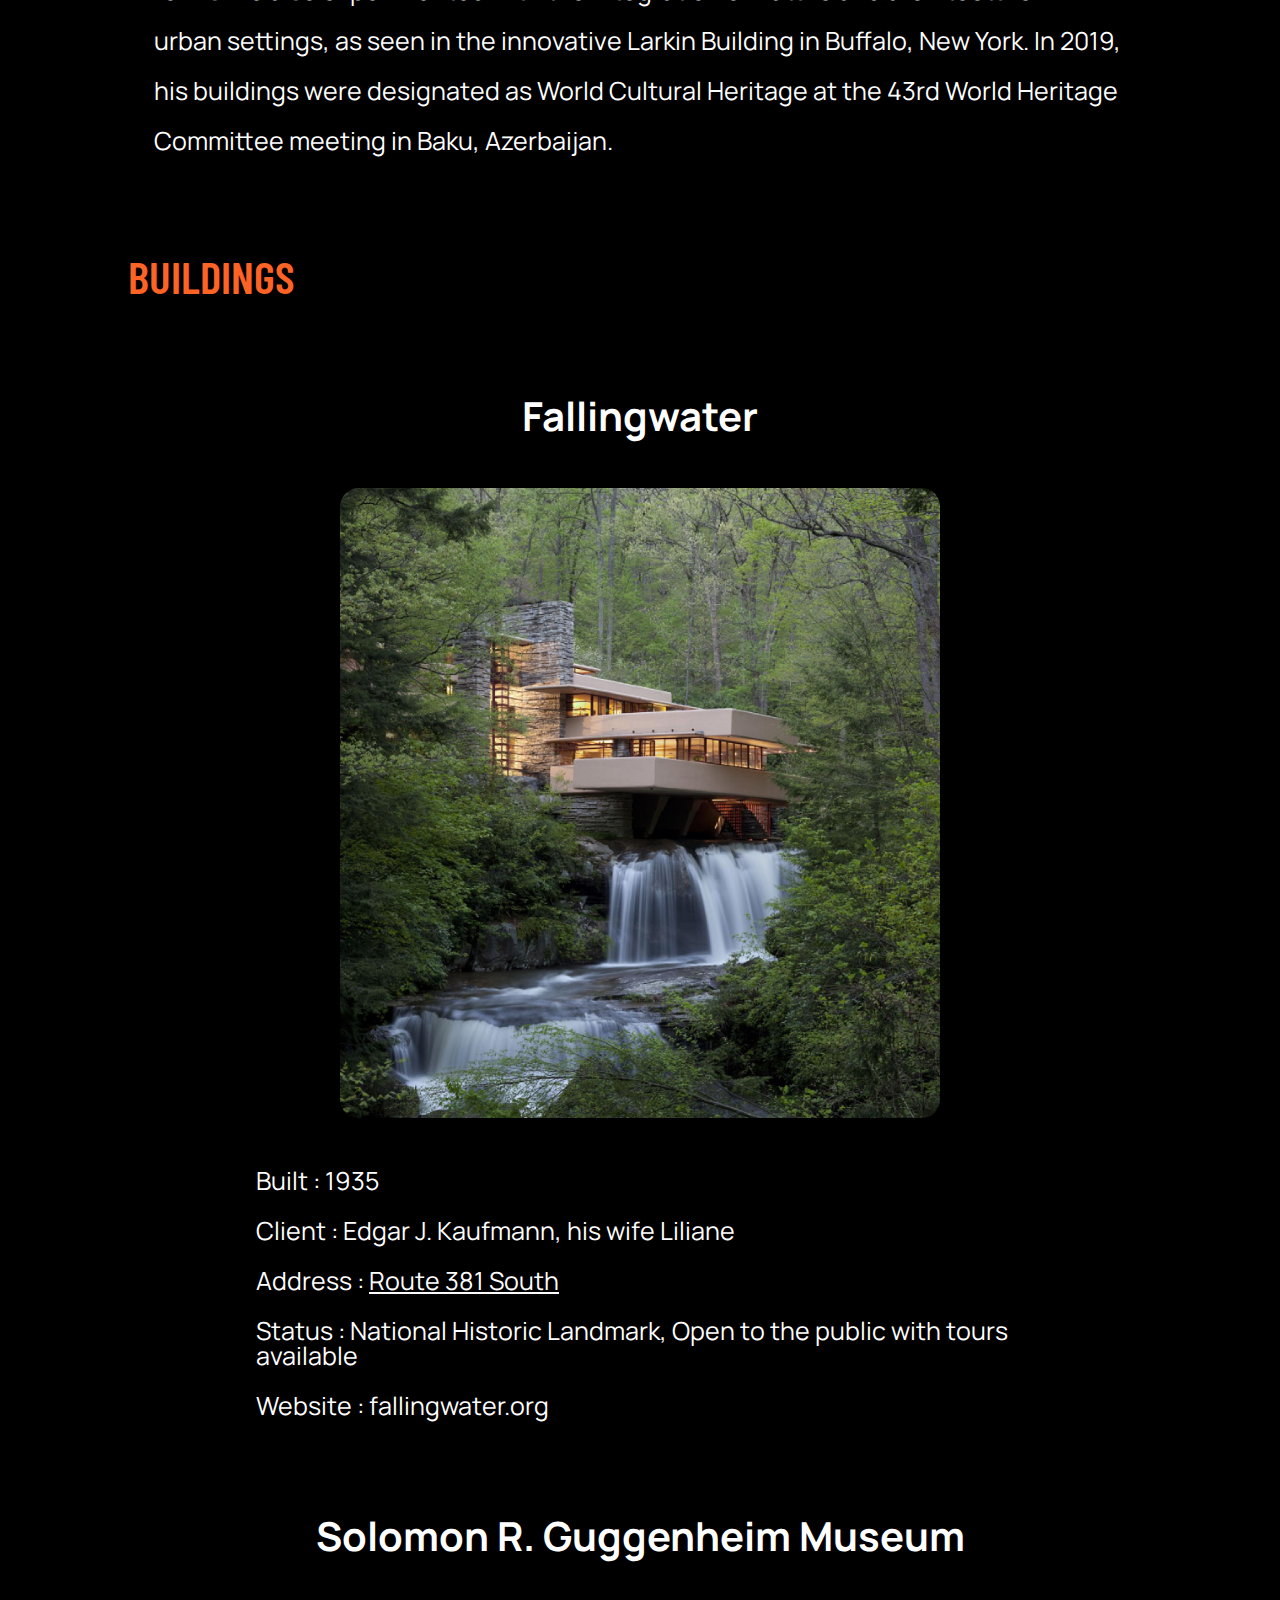
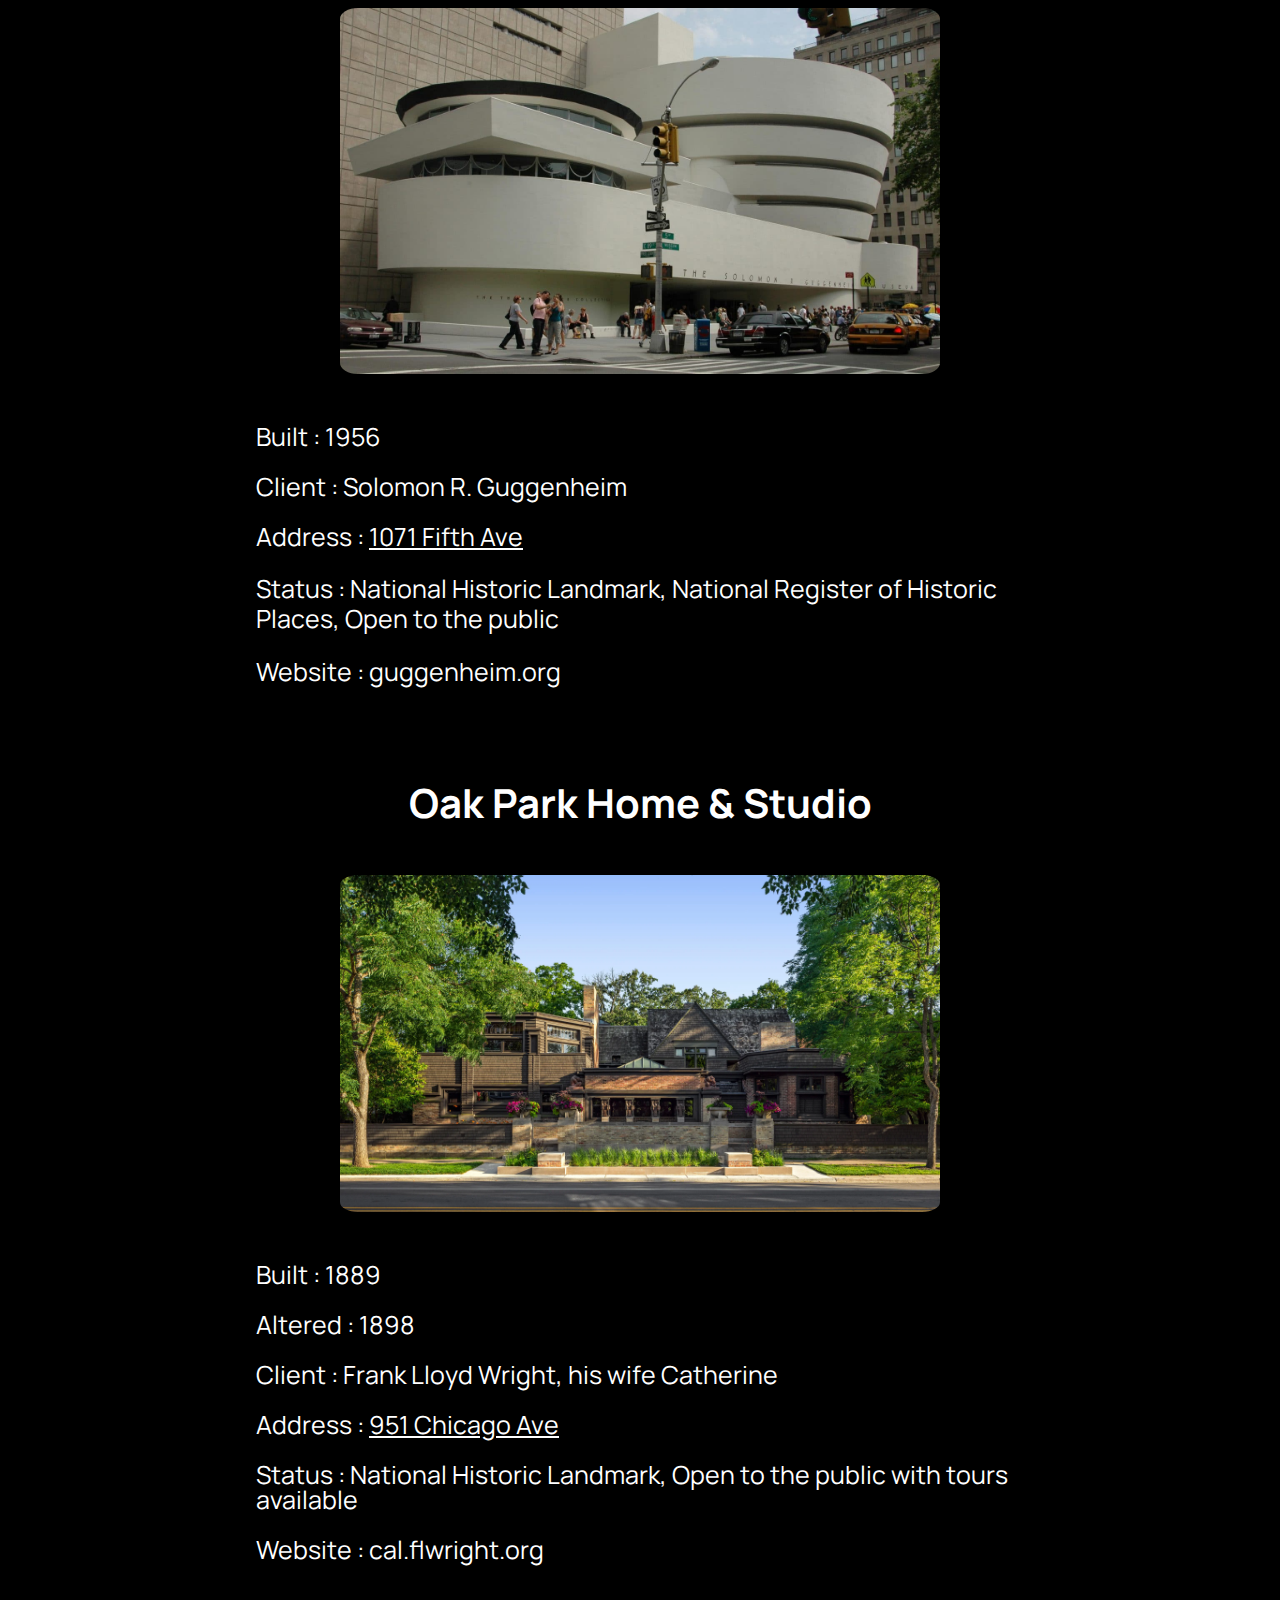
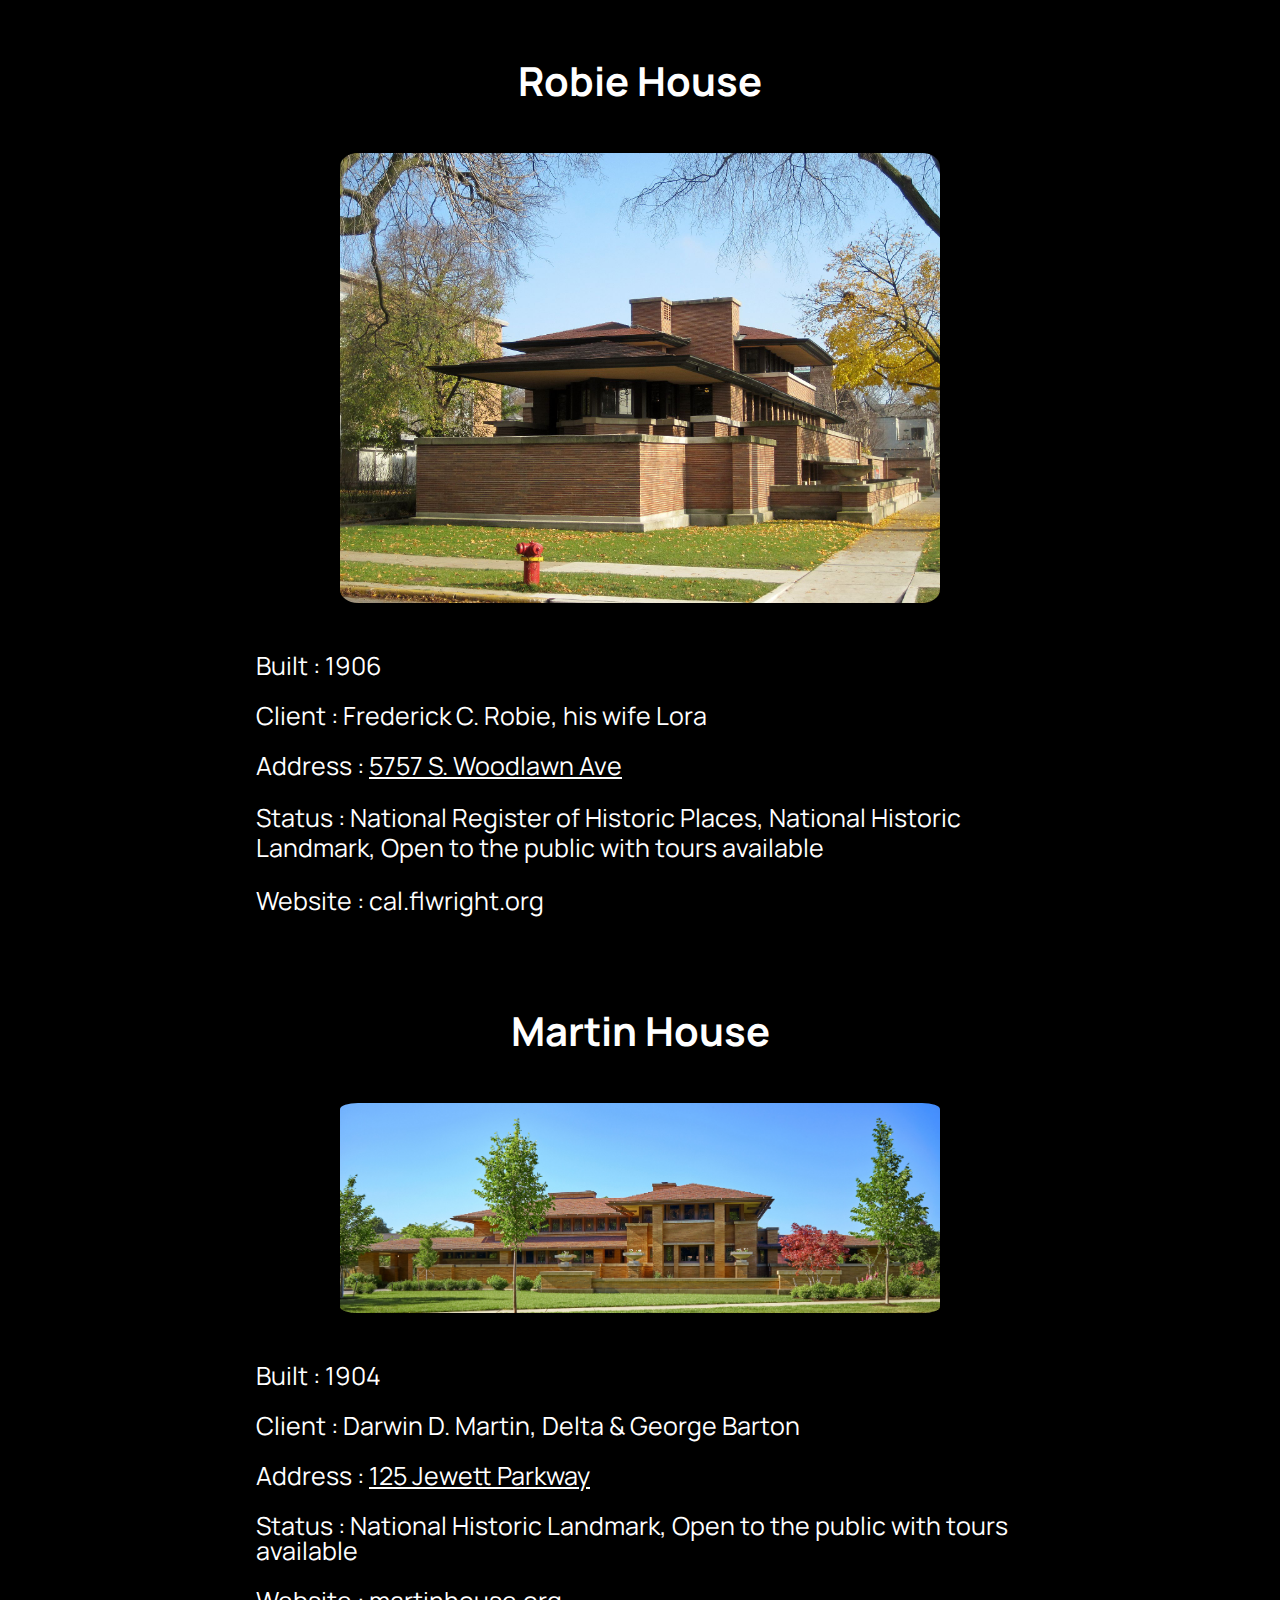
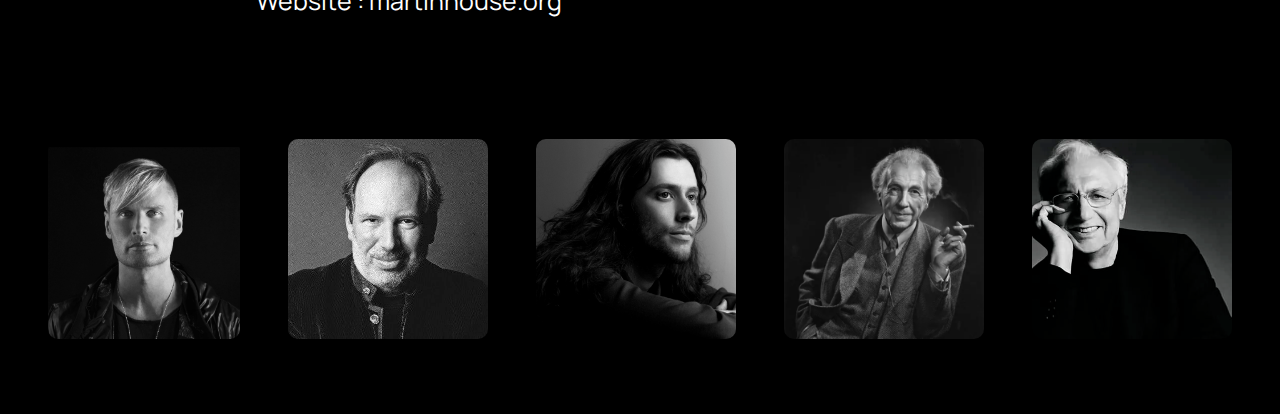
<file: lloyd.html>
<!DOCTYPE html>
<html>
<head>
	<meta charset="utf-8">
	<meta name="viewport" content="width=device-width, initial-scale=1">
	<title>Junyoung's Midterm</title>
	<link rel="stylesheet" type="text/css" href="style.css">
</head>
<body>

	<div class="mainContainer">

		<div class="navBox">
			<div class="navMenu">
				<div class="navContainer"><a href=index.html>HOME</a></div>
			</div>	
		</div>

		<div class="artName4">
			<h1>FRANK LLOYD WRIGHT</h1>
		</div>
		<div class="descripContainer">
			<div class="bio1"><p>BIO</p></div>
			<div class="bio3">
				<p><span class="bioBold">Born</span> : June 8, 1867</p>
				<p><span class="bioBold">Died</span> : April 9, 1959</p>
				<p><span class="bioBold">Nationality</span> : United States<p>
				<p><span class="bioBold">Education</span> : University of Wisconsin-Madison</p>
				<p><span class="bioBold">Occupation</span> : Architect</p>
				<p><span class="bioBold">Website</span> : <a href="https://franklloydwright.org/">franklloydwright.org</a></p>
			</div>			
	
			<div class="bio1"><p>ABOUT</p></div>
			<div class="quotes">“Study nature, love nature, stay close to nature. It will never fail you.”</div>

			<div class="bio2"><p>Frank Lloyd Wright, an influential American architect, designer, writer, and educator, created over 1,000 structures during his 70-year career. He played a pivotal role in 20th-century architecture, shaping it worldwide. Wright introduced the 'Prairie Style' in American architecture, breaking away from European influences. His 'Organic' philosophy focused on harmonizing with nature, especially in the vast American plains, giving rise to the Prairie House Style characterized by horizontal forms. He also experimented with the integration of nature and architecture in urban settings, as seen in the innovative Larkin Building in Buffalo, New York. In 2019, his buildings were designated as World Cultural Heritage at the 43rd World Heritage Committee meeting in Baku, Azerbaijan.</p></div>
			<div class="bio1"><p>BUILDINGS</p></div>

			<div class="buildingContainer">
				<div class="buildingName">
						<p>Fallingwater</p>
				</div>
				<div class="buildingPhoto">
					<img src="fallingwater.jpg">
				</div>
				<div class="houseDescri">
					<p>Built : 1935</p>
					<p>Client : Edgar J. Kaufmann, his wife Liliane</p>
					<p>Address : <a href="https://maps.app.goo.gl/gHwA3f2972hNxbKD8"><u>Route 381 South</u></a><p>
					<p>Status : National Historic Landmark, Open to the public with tours available</p>
					<p>Website : <a href="https://fallingwater.org//">fallingwater.org</a></p>
				</div>

				<div class="buildingName">
						<p>Solomon R. Guggenheim Museum</p>
				</div>
				<div class="buildingPhoto">
					<img src="solomon-r-guggenheim-museum.jpg">
				</div>
				<div class="houseDescri">
					<p>Built : 1956</p>
					<p>Client : Solomon R. Guggenheim</p>
					<p>Address : <a href="https://maps.app.goo.gl/tDxXFPhbLpBnFsmT6/"><u>1071 Fifth Ave</u></a><p>
					<p class="longSen">Status : National Historic Landmark, National Register of Historic Places, Open to the public</p>
					<p>Website : <a href="https:/www.guggenheim.org">guggenheim.org</a></p>
				</div>

				<div class="buildingName">
						<p>Oak Park Home & Studio</p>
				</div>
				<div class="buildingPhoto">
					<img src="Frank-Lloyd-Wright-House-and-Studio-Tour_2018_StudioFacade_JamesCaulfield_July2017.webp">
				</div>
				<div class="houseDescri">
					<p>Built : 1889</p>
					<p>Altered : 1898</p>
					<p>Client : Frank Lloyd Wright, his wife Catherine</p>
					<p>Address : <a href="https://maps.app.goo.gl/mUmrj7CLZCib4a537"><u>951 Chicago Ave</u></a><p>
					<p>Status : National Historic Landmark, Open to the public with tours available</p>
					<p>Website : <a href="https://cal.flwright.org/tour/home-and-studio">cal.flwright.org</a></p>
				</div>

				<div class="buildingName">
						<p>Robie House</p>
				</div>
				<div class="buildingPhoto">
					<img src="Frederick_C._Robie_House.jpg">
				</div>
				<div class="houseDescri">
					<p>Built : 1906</p>
					<p>Client : Frederick C. Robie, his wife Lora</p>
					<p>Address : <a href="https://maps.app.goo.gl/2nuqa61wvxcFC6k66"><u>5757 S. Woodlawn Ave</u></a><p>
					<p class="longSen">Status : National Register of Historic Places, National Historic Landmark, Open to the public with tours available</p>
					<p>Website : <a href="https://flwright.org/tour/robie-house">cal.flwright.org</a></p>
				</div>

				<div class="buildingName">
						<p>Martin House</p>
				</div>
				<div class="buildingPhoto">
					<img src="Martin-House-_26913808-BD43-4AFE-BA9B1D187D50FCD6_c36158b0-043e-4dda-9a1961f2de8906ac.jpg">
				</div>
				<div class="houseDescri">
					<p>Built : 1904</p>
					<p>Client : Darwin D. Martin, Delta & George Barton</p>
					<p>Address : <a href="https://maps.app.goo.gl/myiY2GDyq2r3kefF7"><u>125 Jewett Parkway</u></a><p>
					<p>Status : National Historic Landmark, Open to the public with tours available</p>
					<p>Website : <a href="https://martinhouse.org/">martinhouse.org</a></p>
				</div>
	
			</div>

		</div>

		<div class="portContainer">
			<div class="portImg">
				<img src="brian2.jpg">
				<div class="nameTag">
					<a href=brian.html><p>BRAIN TYLER</p></a>
				</div>
			</div>
			<div class="portImg">
				<img src="hans2.png">
				<div class="nameTag">
					<a href=hans.html><p>HANS ZIMMER</p></a>
				</div>
			</div>
			<div class="portImg">
				<img src="ludwig1.png">
				<div class="nameTag">
					<a href=ludwig.html><p>LUDWIG GÖRANSSON</p></a>
				</div>
			</div>
			<div class="portImg">
				<img src="lloyd1.png">
				<div class="nameTag">
					<a href=lloyd.html><p>FRANK LLOYD WRIGHT</p></a>
				</div>
			</div>
			<div class="portImg">
				<img src="Gehry1.png">
				<div class="nameTag">
					<a href=gehry.html><p>FRANK GEHRY</p></a>
				</div>
			</div>
		</div>
	</div>

</body>
</html>
</file>
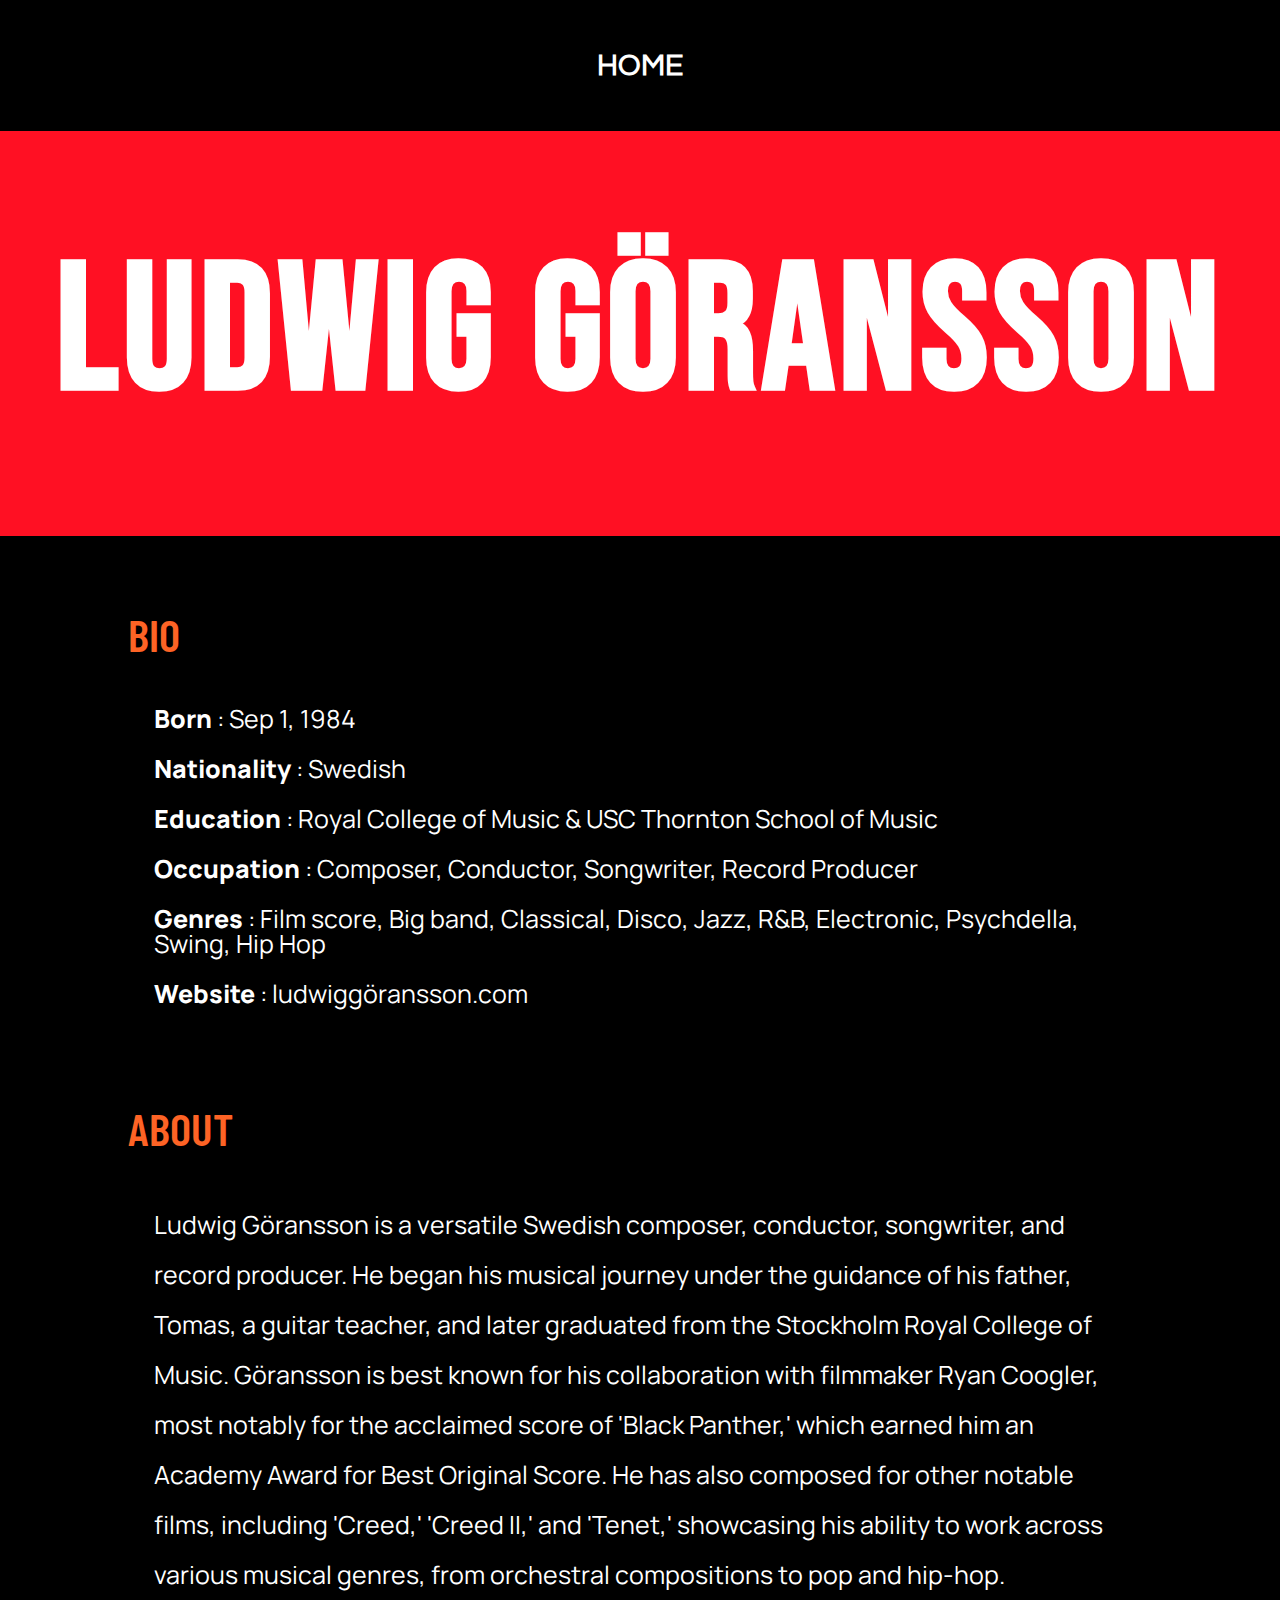
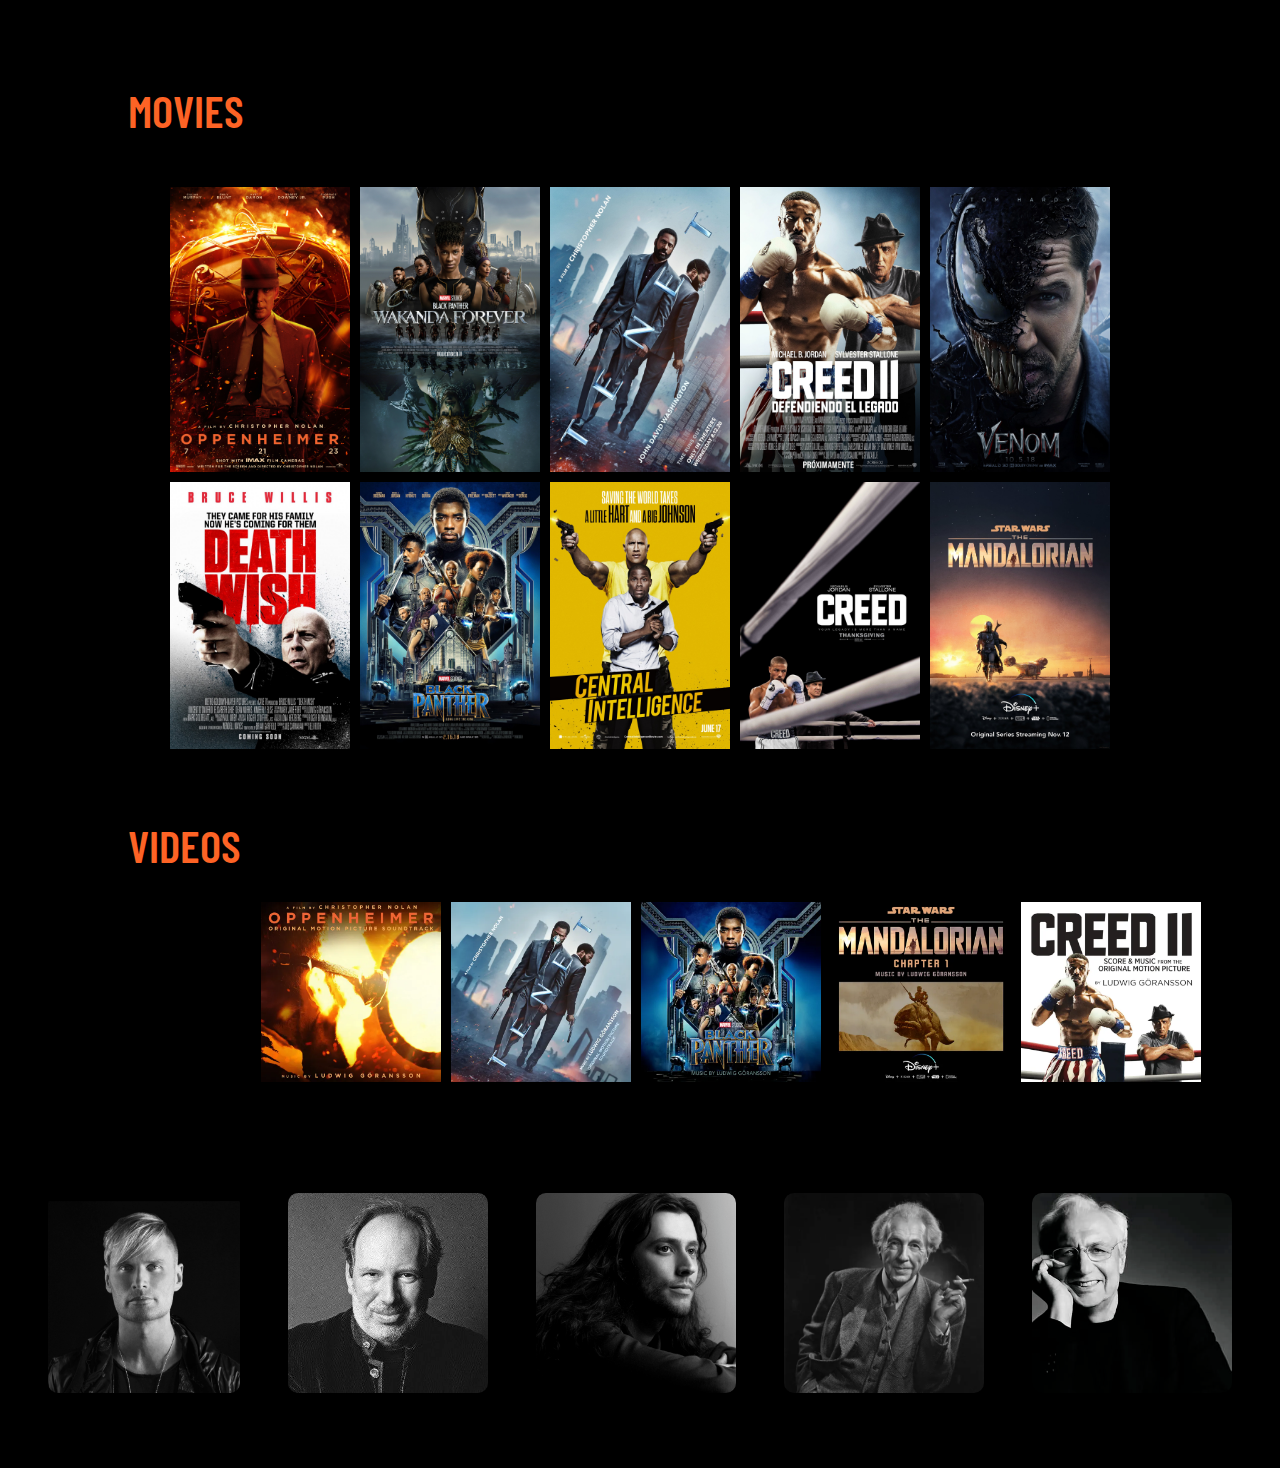
<file: ludwig.html>
<!DOCTYPE html>
<html>
<head>
	<meta charset="utf-8">
	<meta name="viewport" content="width=device-width, initial-scale=1">
	<title>Junyoung's Midterm</title>
	<link rel="stylesheet" type="text/css" href="style.css">
</head>
<body>

	<div class="mainContainer">

		<div class="navBox">
			<div class="navMenu">
				<div class="navContainer"><a href=index.html>HOME</a></div>
			</div>	
		</div>

		<div class="artName2">
			<h1>LUDWIG GÖRANSSON</h1>
		</div>
		<div class="descripContainer">
			<div class="bio1"><p>BIO</p></div>
			<div class="bio3">
				<p><span class="bioBold">Born</span> : Sep 1, 1984</p>
				<p><span class="bioBold">Nationality</span> : Swedish<p>
				<p><span class="bioBold">Education</span> : Royal College of Music & USC Thornton School of Music</p>
				<p><span class="bioBold">Occupation</span> : Composer, Conductor, Songwriter, Record Producer</p>
				<p><span class="bioBold">Genres</span> : Film score, Big band, Classical, Disco, Jazz, R&B, Electronic, Psychdella, Swing, Hip Hop</p>
				<p><span class="bioBold">Website</span> : <a href="https://ludwiggoranssonspersonalwebsit.godaddysites.com//">ludwiggöransson.com</a></p>
			</div>	
			<div class="bio1"><p>ABOUT</p></div>
			<div class="bio2"><p>Ludwig Göransson is a versatile Swedish composer, conductor, songwriter, and record producer. He began his musical journey under the guidance of his father, Tomas, a guitar teacher, and later graduated from the Stockholm Royal College of Music. Göransson is best known for his collaboration with filmmaker Ryan Coogler, most notably for the acclaimed score of 'Black Panther,' which earned him an Academy Award for Best Original Score. He has also composed for other notable films, including 'Creed,' 'Creed II,' and 'Tenet,' showcasing his ability to work across various musical genres, from orchestral compositions to pop and hip-hop.</p></div>
			<div class="bio1"><p>MOVIES</p></div>
			<div class="movContainer">
				<div class="movPhoto">
					<img src="oppenheimer_ver3_xlg.jpg">
					<img src="black_panther_wakanda_forever_ver2_xlg.jpg">
					<img src="tenet_ver2_xlg.jpg">
					<img src="creed_ii_ver6_xlg.jpg">
					<img src="venom_ver2_xlg.jpg">
				</div>
				<div class="movPhoto">
					<img src="death_wish_ver2_xlg.jpg">
					<img src="black_panther_ver3_xlg.jpg">
					<img src="central_intelligence_ver2_xlg.jpg">
					<img src="creed_ver2_xlg.jpg">
					<img src="mandalorian_xlg.jpg">
				</div>			
			</div>

			<div class="bio1">VIDEOS</div>
			<div class="videoContainer">
				<div class="videoPhoto">
				<a href="https://www.youtube.com/watch?v=4JZ-o3iAJv4"><img src="592x592bb.webp"></a>
				</div>
				<div class="videoPhoto">
				<a href="https://www.youtube.com/watch?v=ZE5zXLOyEOQ"><img src="592x592bb-1.webp"></a>
				</div>
				<div class="videoPhoto">
				<a href="https://www.youtube.com/watch?v=WMFAsidiQfc"><img src="592x592bb-2.webp"></a>
				</div>
				<div class="videoPhoto">
				<a href="https://www.youtube.com/watch?v=2YDKxcdIXBs"><img src="592x592bb-4.webp"></a>
				</div>
				<div class="videoPhoto">
				<a href="https://www.youtube.com/watch?v=3v0dxEvLZt4"><img src="592x592bb-3.webp"></a>
				</div>
			</div>
		</div>

		<div class="portContainer">
			<div class="portImg">
				<img src="brian2.jpg">
				<div class="nameTag">
					<a href=brian.html><p>BRAIN TYLER</p></a>
				</div>
			</div>
			<div class="portImg">
				<img src="hans2.png">
				<div class="nameTag">
					<a href=hans.html><p>HANS ZIMMER</p></a>
				</div>
			</div>
			<div class="portImg">
				<img src="ludwig1.png">
				<div class="nameTag">
					<a href=ludwig.html><p>LUDWIG GÖRANSSON</p></a>
				</div>
			</div>
			<div class="portImg">
				<img src="lloyd1.png">
				<div class="nameTag">
					<a href=lloyd.html><p>FRANK LLOYD WRIGHT</p></a>
				</div>
			</div>
			<div class="portImg">
				<img src="Gehry1.png">
				<div class="nameTag">
					<a href=gehry.html><p>FRANK GEHRY</p></a>
				</div>
			</div>
		</div>
	</div>

</body>
</html>
</file>
<file: style.css>
@import url('https://fonts.googleapis.com/css2?family=Questrial&display=swap');
@import url('https://fonts.googleapis.com/css2?family=Bebas+Neue&display=swap');
@import url('https://fonts.googleapis.com/css2?family=Manrope:wght@400;500&display=swap');
@import url('https://fonts.googleapis.com/css2?family=Barlow+Condensed:wght@400;500&display=swap');
@import url('https://fonts.googleapis.com/css2?family=Barlow+Condensed:wght@600&display=swap');
@import url('https://fonts.googleapis.com/css2?family=Barlow+Condensed:wght@900&display=swap');
@import url('https://fonts.googleapis.com/css2?family=PT+Serif:ital@1&display=swap');

body {
	margin: 0px;
	padding: 0px;
	display: flex;
	flex-direction: column;
	background: #000;
	color: #ffffff;
}

.mainContainer {
  display: flex;
  flex-direction: column;
}

.artistName {
	display: flex;
	justify-content: center;
	font-size: 45px;
	font-family: 'Barlow Condensed', sans-serif;
	font-weight: 600;
	color: #fd6325;
}

.portContainer1 {
	padding-bottom: 75px;
  display: flex;
	justify-content: space-evenly;
}

.navBox {
	display: flex;
	justify-content: center;
	padding: 50px 30px;

}

.navMenu {
	display : flex;
	justify-content: center;
	width: 80vmin;
	font-size: 30px;
	font-family: 'Questrial', sans-serif;
	font-weight: bold;
}

a, a:visited, a:active {
	text-decoration: none;
	color: #ffffff;
}

a:hover {
	color: #ff0072;
}

.heaDer {
	display: flex;
	align-content: center;
	justify-content: center;
	font-size: 12vmin;
	font-family: 'Bebas Neue', sans-serif;
	letter-spacing: 5px;
	background-color: #ff1023;
	height: 60vh;
	background-image: url('https://static.dezeen.com/uploads/2018/10/walt-disney-hall-frank-gehry-projection-la-phil-refik-anadol_dezeen_2364_col_0.jpg');
	background-size: cover;
	background-position: center;
}


.portContainer {
	padding-top: 75px;
	padding-bottom: 75px;
  display: flex;
	justify-content: space-evenly;
}

.portImg {
	position: relative;
	display: flex;
	align-items: center;
}
.portImg img {
  	width: 100%;
  	height: 200px;
  	border-radius: 5%;
}

.nameTag {
	width: 100%;
	height: 100%;
	top: 0;
	left: 0;
	position: absolute;
	background: rgba(0,0,0,0.6);
	display: flex;
	justify-content: center;
	align-items: center;
	flex-direction: column;
	opacity: 0;
	transition: 0.5s;
}

.nameTag {
	font-size: 18px;
	font-weight: bold;
	font-family: 'Questrial', sans-serif;
}

.portImg:hover .nameTag {
	opacity: 1;
}

.introPart {
	display: flex;
	justify-content: center;
	align-items: center;
	font-size: 10vmin;
	font-family: 'Bebas Neue', sans-serif;
	letter-spacing: 2px;
	background-color: #ff1023;
	height: 45vh;
	background-image: url('https://rmjm.com/wp-content/uploads/2021/12/web_08-scaled.jpg');
	background-size: cover;
	background-position: center;
}

.artName1 {
	display: flex;
	justify-content: center;
	align-items: center;
	font-size: 10vmin;
	font-family: 'Bebas Neue', sans-serif;
	letter-spacing: 5px;
	background-color: #ff1023;
	height: 45vh;
	background-image: url('https://img.redbull.com/images/c_crop,x_0,y_8,h_1148,w_2552/c_fill,w_1920,h_864/q_auto,f_auto/redbullcom/2019/07/30/e159898e-aadf-4d75-b2b2-4ccc3fea1d3a/brian-tyler');
	background-size: cover;
	background-position: center;
}

.headPhoto {
	display: flex;

}

.headPhoto img{
	width: 180px;
  	margin: 5px;
}

.descripContainer {
	padding-top: 2vw;
  padding-left: 10vw;
  padding-right: 10vw;
	font-family: 'Manrope', sans-serif;
	flex-direction: column;
}

.bio1 {
	font-size: 45px;
	font-family: 'Barlow Condensed', sans-serif;
	font-weight: 600;
	color: #fd6325;
}

.quotes {
	font-size: 30px;
	padding-left: 2vw;
	padding-right: 2vw;
	font-style: italic;
	display: flex;
	justify-content: center;
	font-family: 'PT Serif', serif;
	padding-bottom: 2vw;
}

.bio2 {
	font-size: 25px;
	line-height: 50px;
	padding-bottom: 1vw;
	padding-left: 2vw;
	padding-right: 2vw;
}

.bio3 {
	font-size: 25px;
	line-height: 25px;
	padding-bottom: 2vw;
	padding-left: 2vw;
	padding-right: 2vw;
}

.movContainer{
	padding-bottom: 5vw;
}
.movPhoto {
	display: flex;
	justify-content: center;
}
.movPhoto img{
  	width: 180px;
  	margin: 5px;
}

.videoContainer{
	padding-top: 2vw;
	padding-left: 10vw;
 	padding-right: 10vw;
	display: flex;
	justify-content: space-evenly;
	align-items: center;
	align-content: center;
	padding-bottom: 2vw;

}

.videoPhoto {
	display: flex;

}

.videoPhoto img{
  	width: 180px;
  	margin: 5px;
}

.artName2 {
	display: flex;
	justify-content: center;
	align-items: center;
	font-size: 10vmin;
	font-family: 'Bebas Neue', sans-serif;
	letter-spacing: 5px;
	background-color: #ff1023;
	height: 45vh;
	background-image: url('https://static01.nyt.com/images/2019/11/12/arts/11ludwig1-promo/11ludwig1-promo-videoSixteenByNineJumbo1600-v2.jpg');
	background-size: cover;
	background-position: center;
}

.artName3 {
	display: flex;
	justify-content: center;
	align-items: center;
	font-size: 10vmin;
	font-family: 'Bebas Neue', sans-serif;
	letter-spacing: 5px;
	background-color: #ff1023;
	height: 45vh;
	background-image: url('https://www.hollywoodreporter.com/wp-content/uploads/2018/02/hans_zimmer.jpg?w=1296&h=730&crop=1');
	background-size: cover;
	background-position: center;
}

.artName4 {
	display: flex;
	justify-content: center;
	align-items: center;
	font-size: 10vmin;
	font-family: 'Bebas Neue', sans-serif;
	letter-spacing: 5px;
	background-color: #ff1023;
	height: 45vh;
	background-image: url('https://flwright.org/sites/default/files/styles/slideshow_block/public/2023-04/homepage_slide_hs_facade2.jpg?itok=NH8zb3gi');
	background-size: cover;
	background-position: center;
}

.artName5 {
	display: flex;
	justify-content: center;
	align-items: center;
	font-size: 10vmin;
	font-family: 'Bebas Neue', sans-serif;
	letter-spacing: 5px;
	background-color: #ff1023;
	height: 45vh;
	background-image: url('https://architizer-prod.imgix.net/media/1462911297087guggenheim.jpg?fit=max&w=1140&q=60&auto=format&auto=compress&cs=strip&h=569');
	background-size: cover;
	background-position: center;
}

.houseDescri {
	font-size: 25px;
	line-height: 25px;
	padding-bottom: 2vw;
	padding-left: 10vw;
	padding-right: 10vw;

}

.buildingPhoto {
	display: flex;
	justify-content: center;
}

.buildingPhoto img {
	height: 100%;
  	width: 600px;
  	margin: 5px;
  	border-radius: 3%;
  	margin-bottom: 25px;
}

.sketchPhoto {
	display: flex;
	justify-content: center;
}

.sketchPhoto img {
	height: 100%;
  	width: 650px;
  	margin: 5px;
  	border-radius: 3%;
  	margin-bottom: 50px;
}

.FbuildingName {
	display: flex;
	justify-content: center;
	font-size: 40px;
	font-weight: bold;
	margin-bottom: 38px;
}
.buildingName {
	display: flex;
	justify-content: center;
	font-size: 40px;
	font-weight: bold;
}

.sketchName {
	display: flex;
	justify-content: center;
	font-size: 35px;
	font-weight: bold;
}

.longSen {
	line-height: 30px;
}


.sketchContainer1 {
  display: flex;
	justify-content: space-evenly;
	padding-top: 1vw;
	padding-bottom: 3vw;
}

.sketchPhoto1 {
	position: relative;
	display: flex;
	align-items: center;

}
.sketchPhoto1 img {
  width: 100%;
  height: 200px;
  border-radius: 5%;
}

.nameTag1 {
	width: 100%;
	height: 100%;
	top: 0;
	left: 0;
	position: absolute;
	background: rgba(0,0,0,0.6);
	display: flex;
	justify-content: center;
	align-items: center;
	flex-direction: column;
	opacity: 0;
	transition: 0.5s;
}

.nameTag1 {
	font-size: 18px;
	font-weight: bold;
	font-family: 'Questrial', sans-serif;
}

.sketchPhoto1:hover .nameTag1 {
	opacity: 1;
}

.highLi1 {
	color: #ff0072;
}

.bioBold {
	font-weight: 900;
}
</file>
